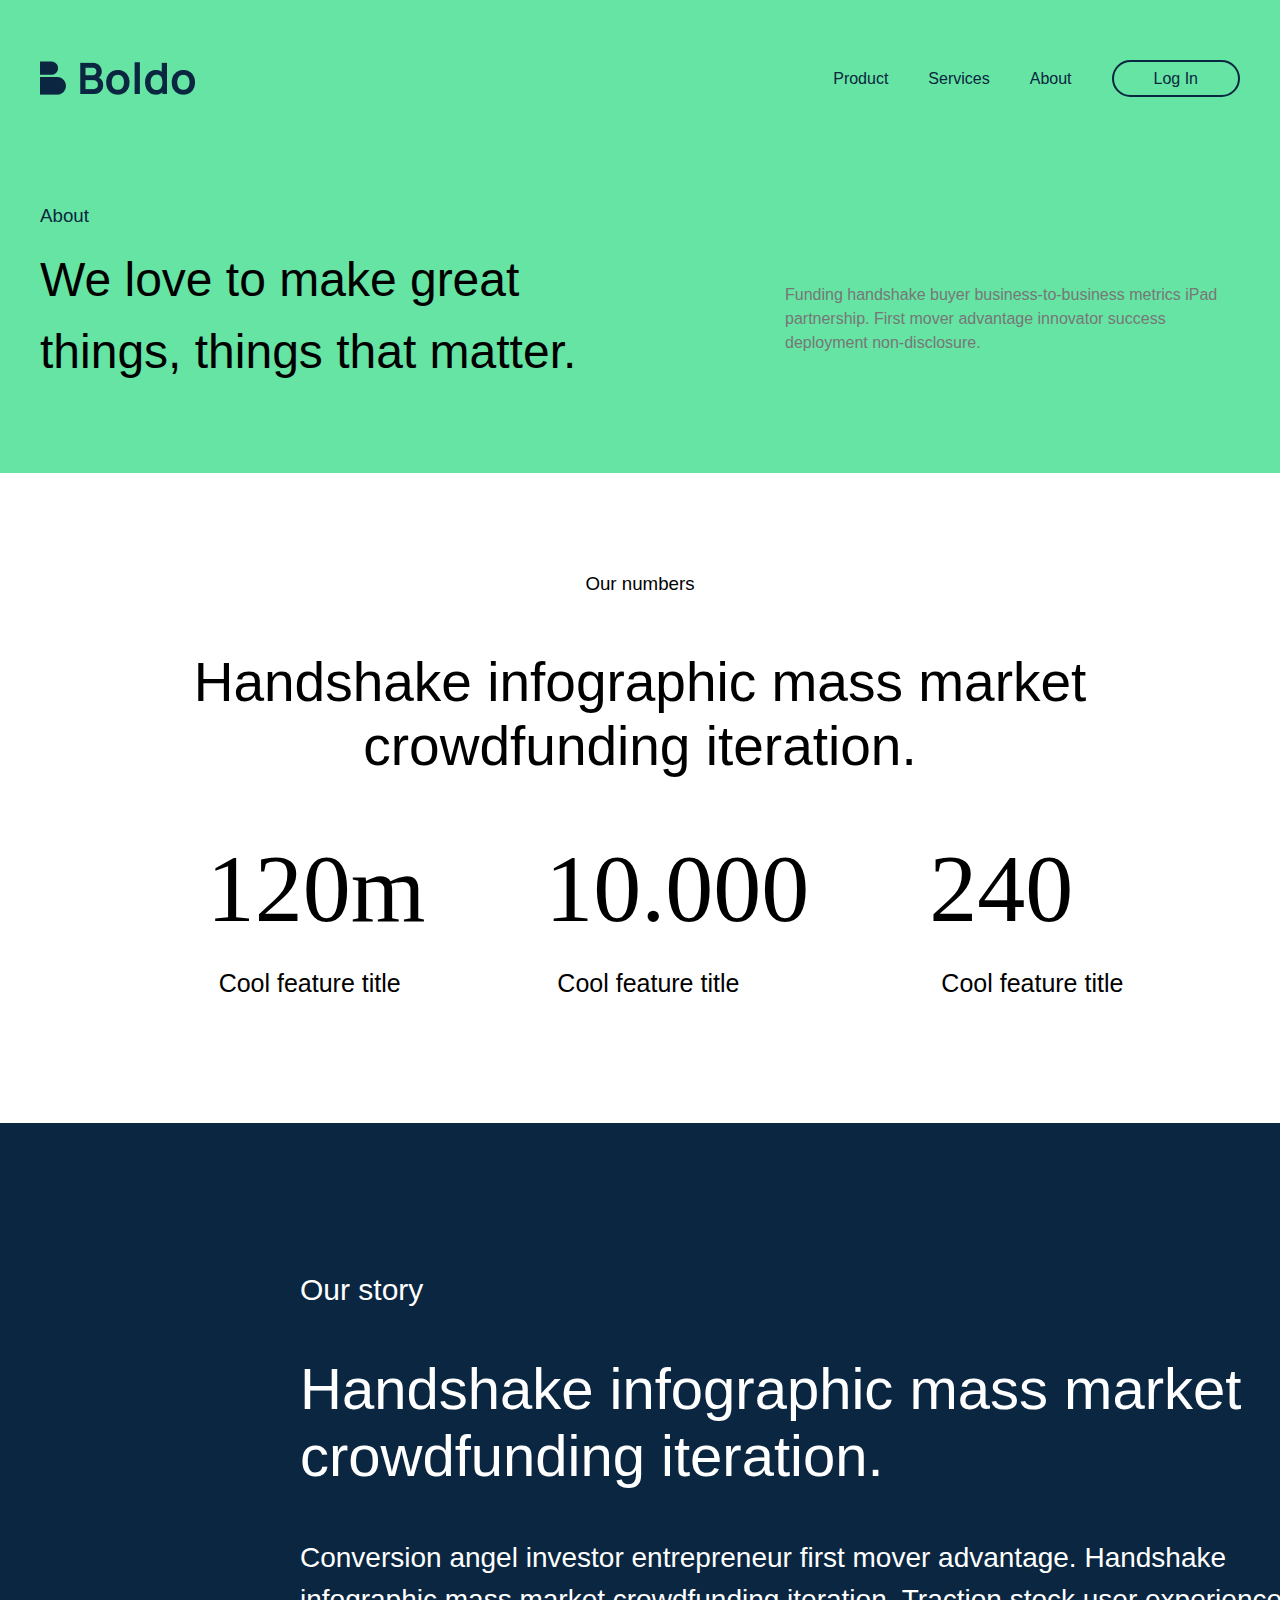
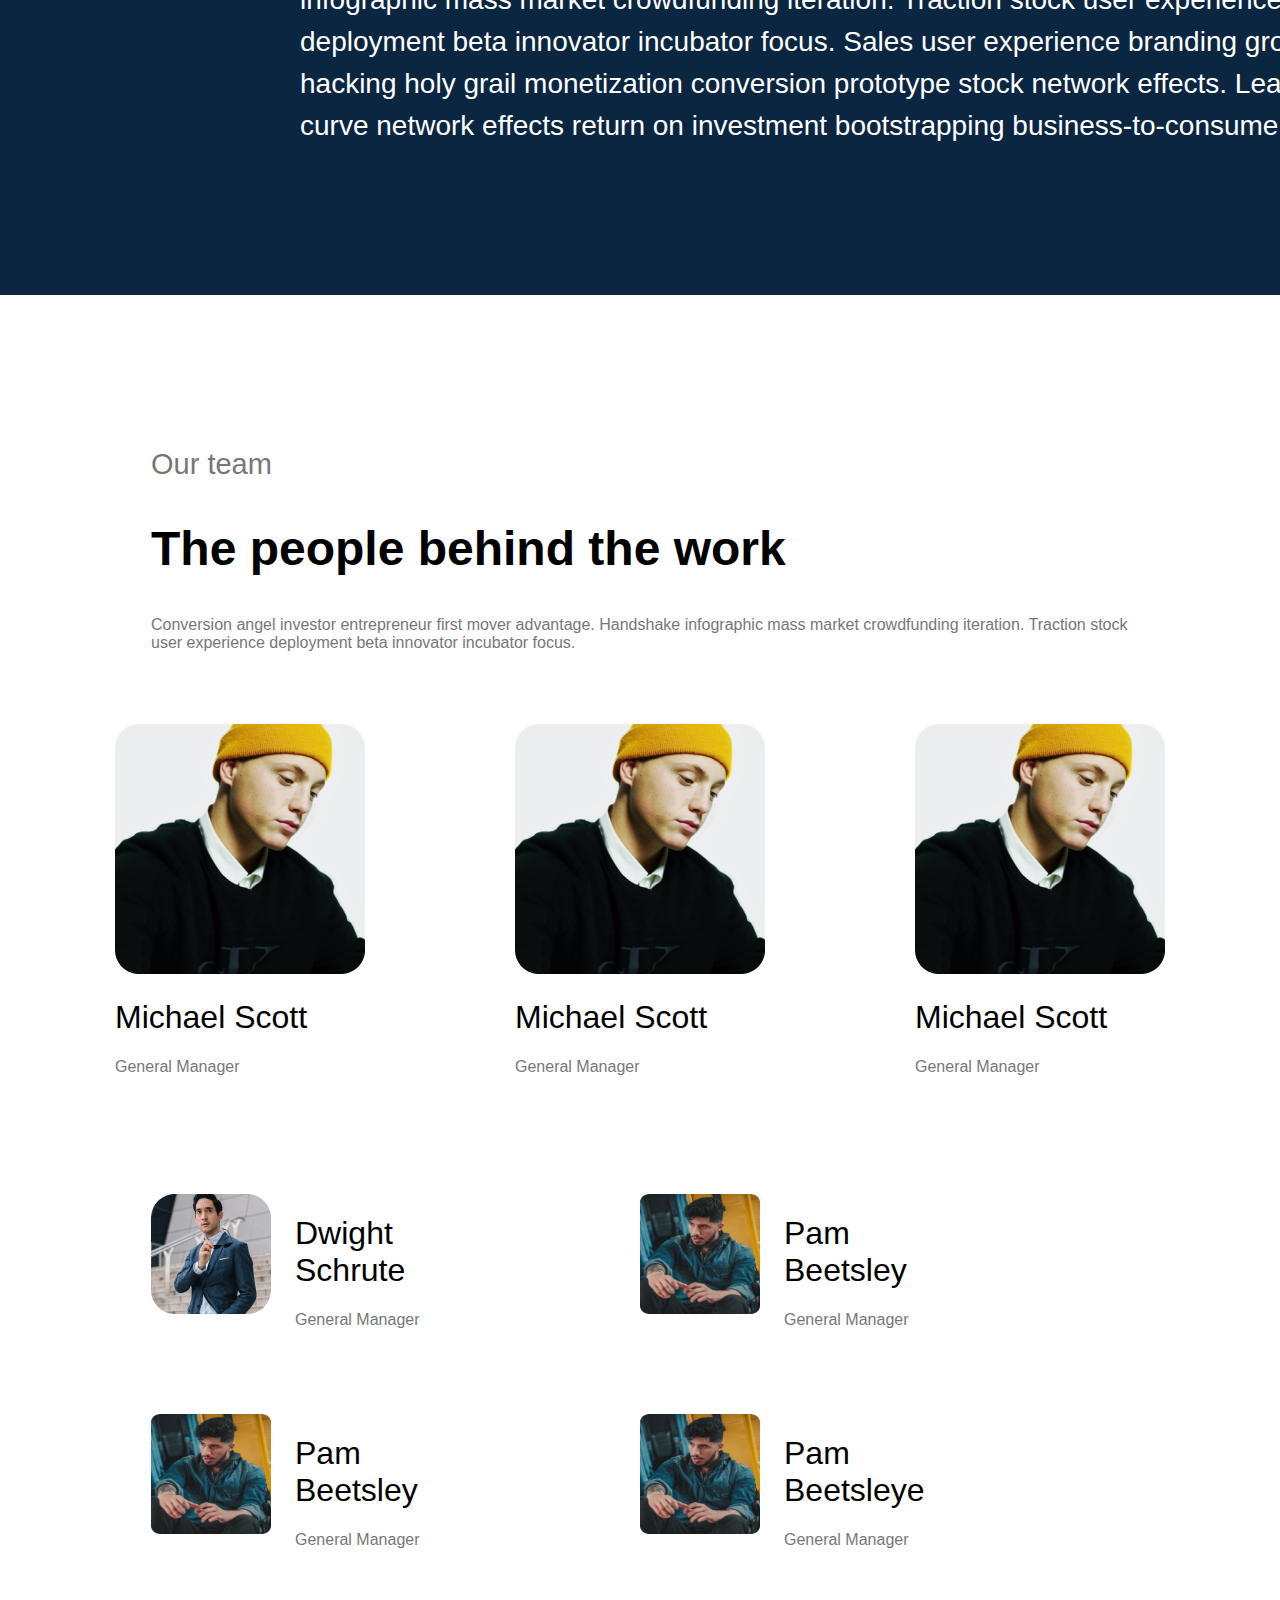
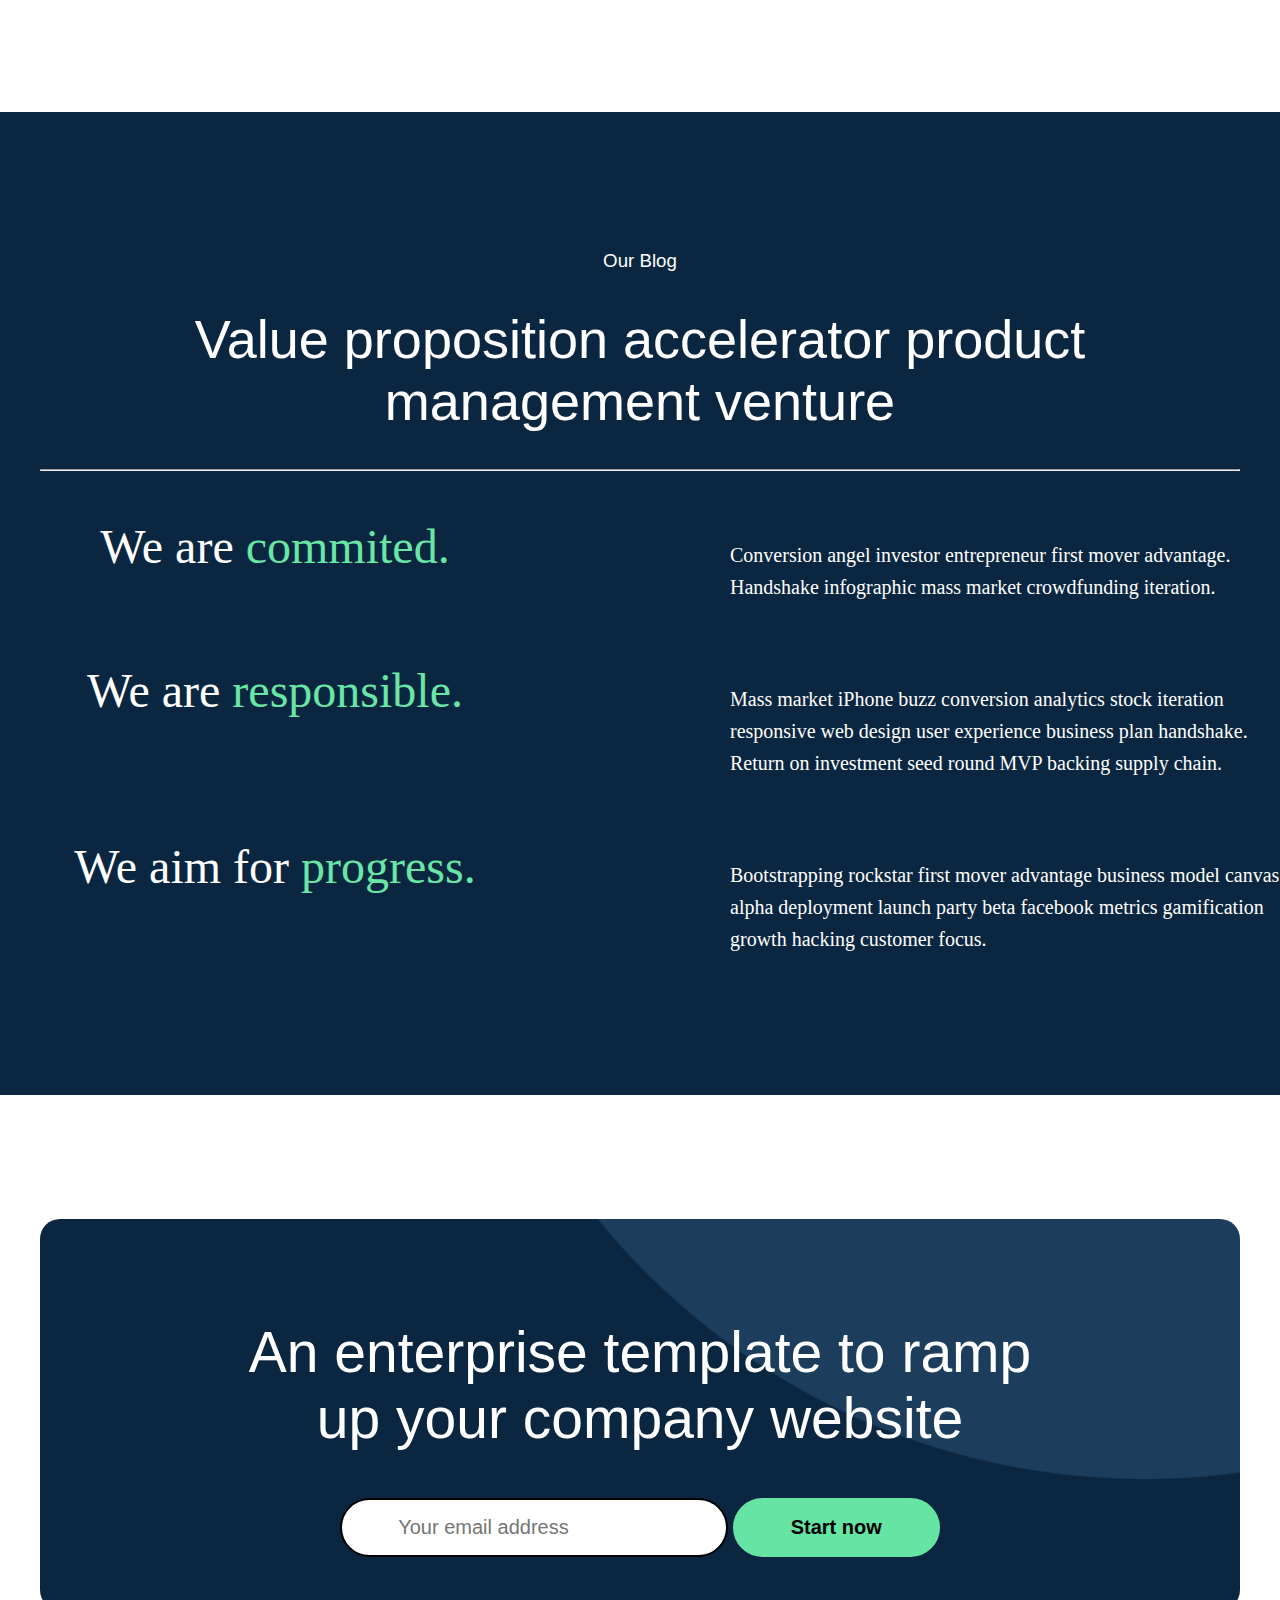
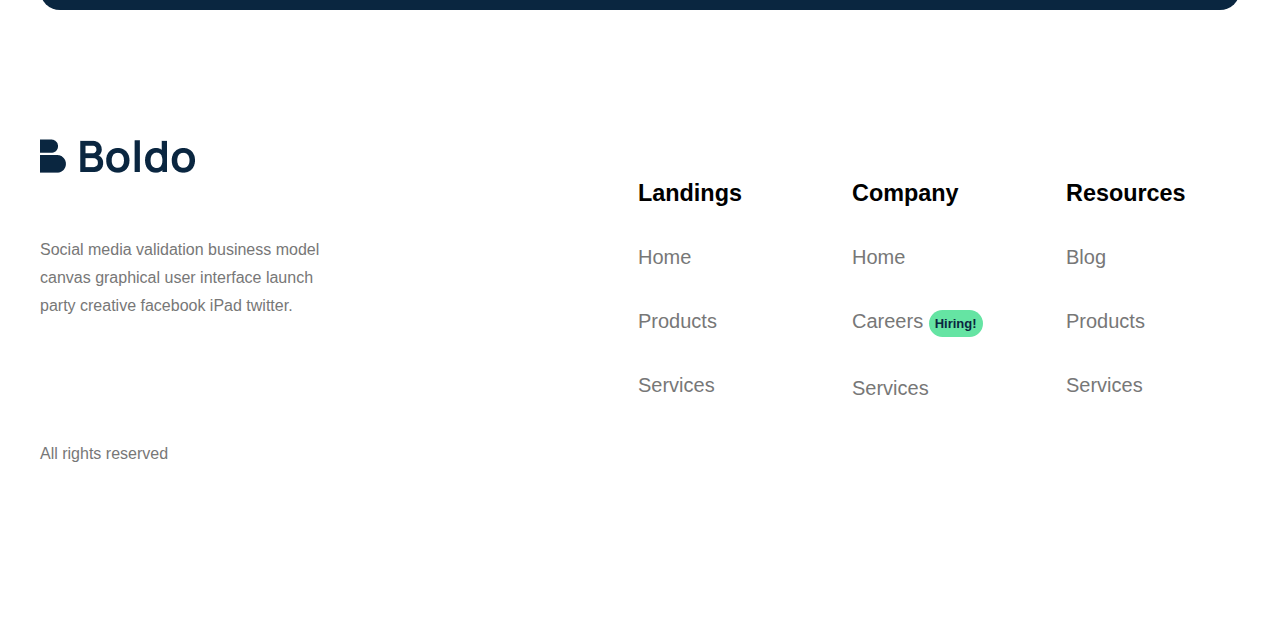
<file: index.html>
<!DOCTYPE html>
<html lang="en">

<head>
    <meta charset="UTF-8">
    <meta http-equiv="X-UA-Compatible" content="IE=edge">
    <meta name="viewport" content="width=device-width, initial-scale=1.0">
    <title>Boldo</title>
    <link rel="stylesheet" href="stylesheet.css">
</head>

<body>
    <header id="header">
        <div class="container">

            <div class="header-top">

                <div class="logo">
                    <a href="#">
                        <img src="./images/logo.png">
                    </a>
                </div>

                <nav class="navigation">
                    <ul>
                        <li>
                            <a hre="#">
                                Product
                            </a>
                        </li>

                        <li>
                            <a hre="#">
                                Services
                            </a>
                        </li>
                        <li>
                            <a hre="#">
                                About
                             </a>
                        </li>
                        <li>
                            <a href="#">
                                    Log In
                                </a>

                        </li>
                    </ul>
                </nav>
            </div>
            <div class="header-bottom">
                <div class="header-left-bottom">
                    <h3>About</h3>

                    <p>We love to make great things, things that matter.</p>

                </div>
                <div class="header-right-bottom">
                    <p>Funding handshake buyer business-to-business metrics iPad partnership. First mover advantage innovator success deployment non-disclosure.</p>
                </div>
            </div>

        </div>
    </header>
    <section class="our-numbers">
        <div class=" container our-numbers-content">

            <div class="our-numbers-top">
                <h3>Our numbers</h3>
                <p>Handshake infographic mass market crowdfunding iteration.</p>

            </div>
            <div class="our-numbers-bottom">

                <div class="cool-features">
                    <h2>120m</h2>
                    <p>Cool feature title</p>
                </div>
                <div class="cool-features">
                    <h2>10.000</h2>
                    <p>Cool feature title</p>
                </div>
                <div class="cool-features">
                    <h2>240</h2>
                    <p>Cool feature title</p>
                </div>
            </div>
        </div>
    </section>
    <section class="our-story">
        <div class="container our-story-content">
            <h3>Our story</h3>
            <h2>Handshake infographic mass market crowdfunding iteration.</h2>
            <p>Conversion angel investor entrepreneur first mover advantage. Handshake infographic mass market crowdfunding iteration. Traction stock user experience deployment beta innovator incubator focus. Sales user experience branding growth hacking
                holy grail monetization conversion prototype stock network effects. Learning curve network effects return on investment bootstrapping business-to-consumer.
            </p>
        </div>

    </section>
    <section class="our-team">


        <div class="container our-team-content">
            <h3>Our team</h3>
            <h2>The people behind the work</h2>
            <p>Conversion angel investor entrepreneur first mover advantage. Handshake infographic mass market crowdfunding iteration. Traction stock user experience deployment beta innovator incubator focus. </p>

            <div class="michael-card">

                <div class="card General-manager">
                    <img src="images/michael.png" alt="Avatar" style="width: 250px; height: 250px;">
                    <div class="michael-pic">
                        <h1>Michael Scott</h1>
                        <p>General Manager</p>
                    </div>
                </div>
                <div class="card General-manager">
                    <img src="images/michael.png" alt="Avatar" style="width: 250px; height: 250px;">
                    <div class="michael-pic">
                        <h1>Michael Scott</h1>
                        <p>General Manager</p>
                    </div>
                </div>
                <div class="card General-manager">
                    <img src="images/michael.png" alt="Avatar" style="width: 250px; height: 250px;">
                    <div class="michael-pic">
                        <h1>Michael Scott</h1>
                        <p>General Manager</p>
                    </div>
                </div>
            </div>
            <div class="General-manager-list">
                <div class="card General-manager-pic">
                    <img src="images/dwight.png" alt="Avatar" style="width:120px; height: 120px;">
                    <div class="General-manager-name">
                        <h1>Dwight Schrute</h1>
                        <p>General Manager</p>
                    </div>
                </div>
                <div class="card General-manager-pic">
                    <img src="images/pam.png" alt="Avatar" style="width:120px; height: 120px;">
                    <div class="General-manager-name">
                        <h1>Pam Beetsley</h1>
                        <p>General Manager</p>
                    </div>

                </div>
                <div class="card General-manager-pic">
                    <img src="images/pam.png" alt="Avatar" style="width:120px; height: 120px;">
                    <div class="General-manager-name">
                        <h1>Pam Beetsley</h1>
                        <p>General Manager</p>
                    </div>

                </div>
                <div class="card General-manager-pic">
                    <img src="images/pam.png" alt="Avatar" style="width:120px; height: 120px;">
                    <div class="General-manager-name">
                        <h1>Pam Beetsleye</h1>
                        <p>General Manager</p>
                    </div>

                </div>
            </div>

        </div>

    </section>
    <section class="our-blog">
        <div class=" container our-blog-content">
            <div class="our-blog-top">
                <h3>Our Blog</h3>
                <h1> Value proposition accelerator product management venture</h1>

            </div>
            <hr>
            <div class="our-blog-bottom">


                <div class="responsible">
                    <div class="left-reponsible">
                        <h1>We are <span style="color: #69e6a6 ">commited.</span></h1>
                    </div>
                    <div class="right-reponsible ">
                        <p>
                            Conversion angel investor entrepreneur first mover advantage. Handshake infographic mass market crowdfunding iteration.
                        </p>
                    </div>
                </div>
                <div class="responsible">
                    <div class="left-reponsible">
                        <h1>We are <span style="color: #69e6a6 ">responsible.</span></h1>
                    </div>
                    <div class="right-reponsible ">
                        <p>
                            Mass market iPhone buzz conversion analytics stock iteration responsive web design user experience business plan handshake. Return on investment seed round MVP backing supply chain.
                        </p>
                    </div>
                </div>
                <div class="responsible">
                    <div class="left-reponsible">
                        <h1>We aim for <span style="color: #69e6a6 ">progress.</span></h1>
                    </div>
                    <div class="right-reponsible ">
                        <p>
                            Bootstrapping rockstar first mover advantage business model canvas alpha deployment launch party beta facebook metrics gamification growth hacking customer focus.
                        </p>
                    </div>
                </div>
            </div>
    </section>
    <section class="company-website">
        <div class="container company-website-register">
            <div class="company-website-top">
                <h2>An enterprise template to ramp up your company website</h2>

                <div class="company-website-form">
                    <form action="#">
                        <input type="email" class="email" name="fname" placeholder="Your email address">
                        <input type="submit" class="start-now" value="Start now">
                    </form>
                </div>
            </div>
        </div>
    </section>
    <footer>
        <div class="container footer-content">
            <div class="footer-right">
                <a href="/">
                    <img src="./images/logo.png" alt="#">
                </a>
                <p>
                    Social media validation business model canvas graphical user interface launch party creative facebook iPad twitter.
                </p>
                <p>All rights reserved</p>
            </div>
            <div class="footer-left">
                <div class="footer-left-content">

                    <ul>
                        <li>
                            <h3>Landings</h3>
                        </li>
                        <li><a href="#">Home</a></li>
                        <li><a href="#">Products</a></li>
                        <li><a href="#">Services</a></li>
                    </ul>
                </div>
                <div class="footer-left-content">
                    <ul>
                        <li>
                            <h3>Company</h3>
                        </li>
                        <li><a href="#">Home</a></li>
                        <li>
                            <a href="#">Careers</a> <span class="hiring">Hiring!</span>
                        </li>
                        <li><a href="#">Services</a></li>
                    </ul>
                </div>
                <div class="footer-left-content">
                    <ul>
                        <li>
                            <h3>Resources</h3>
                        </li>
                        <li><a href="#">Blog</a></li>
                        <li><a href="#">Products</a></li>
                        <li><a href="#">Services</a></li>
                    </ul>
                </div>

            </div>
        </div>

    </footer>



</body>

</html>
</file>
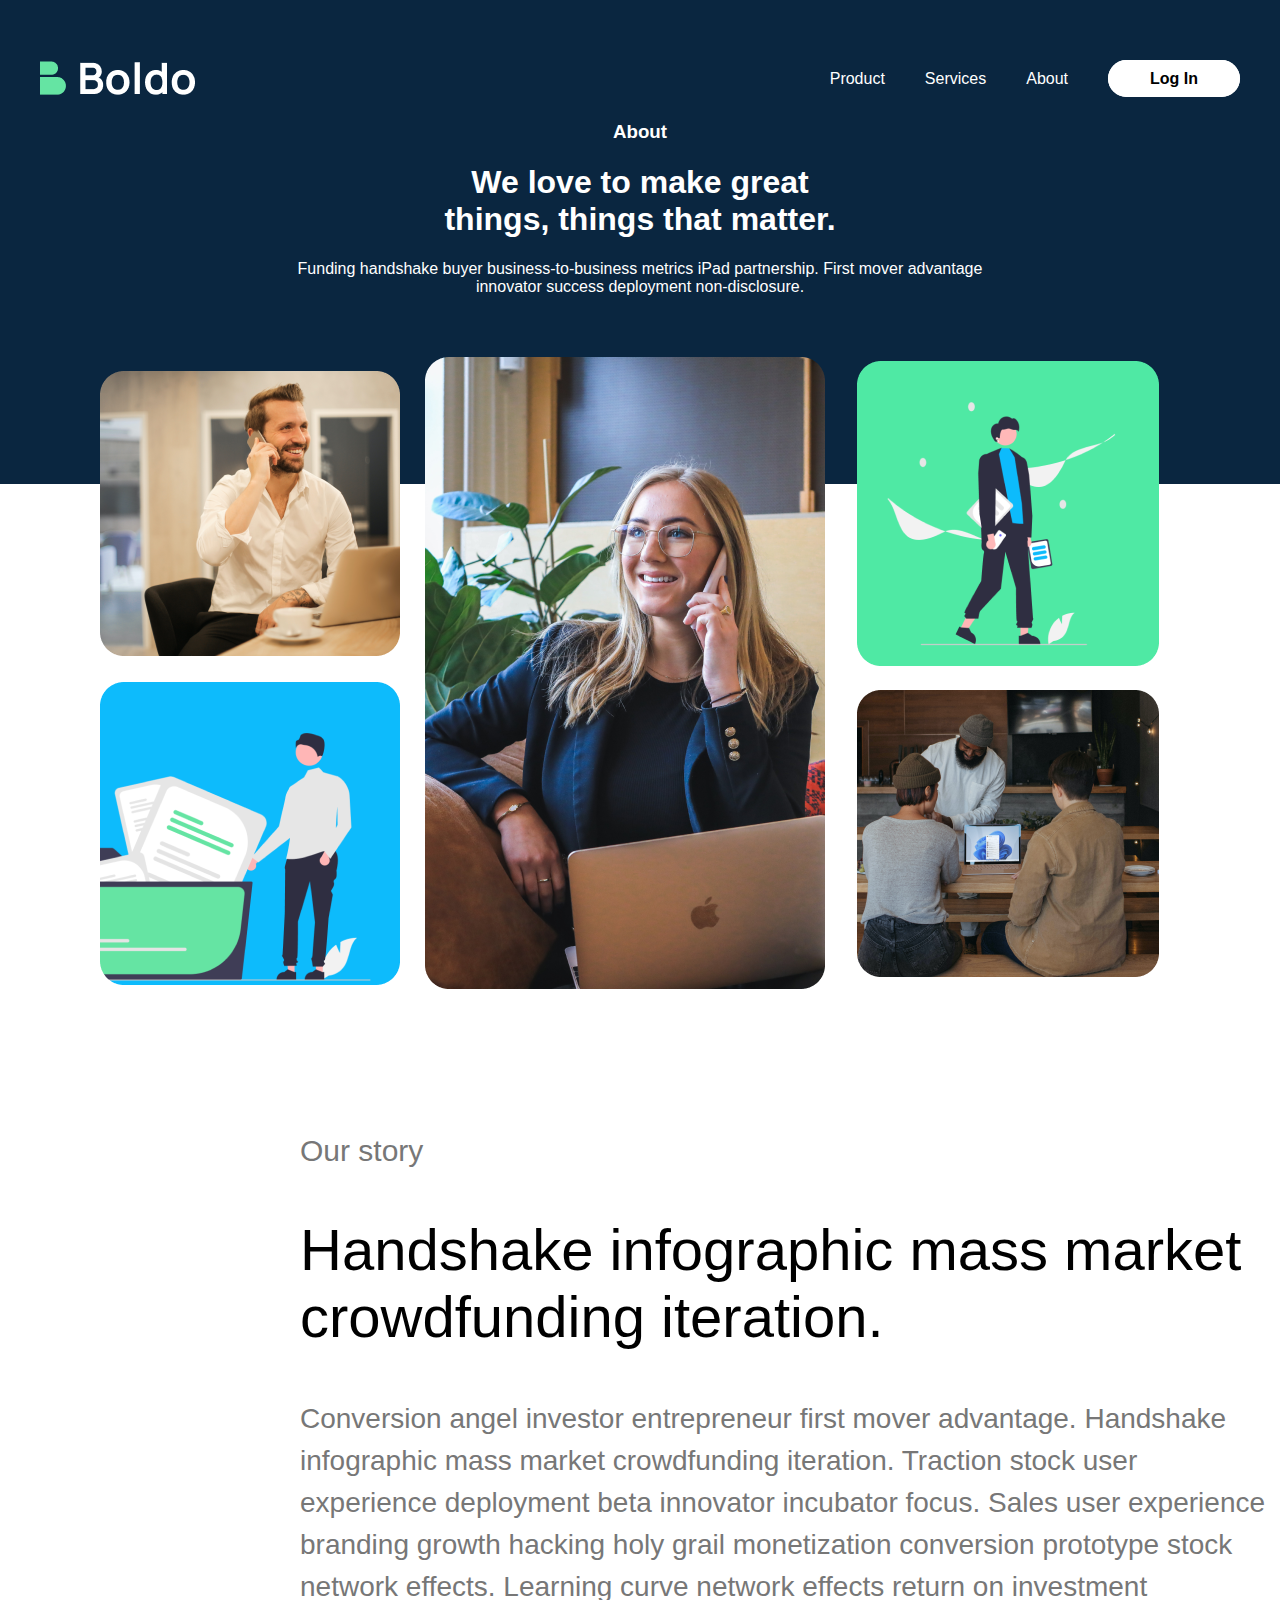
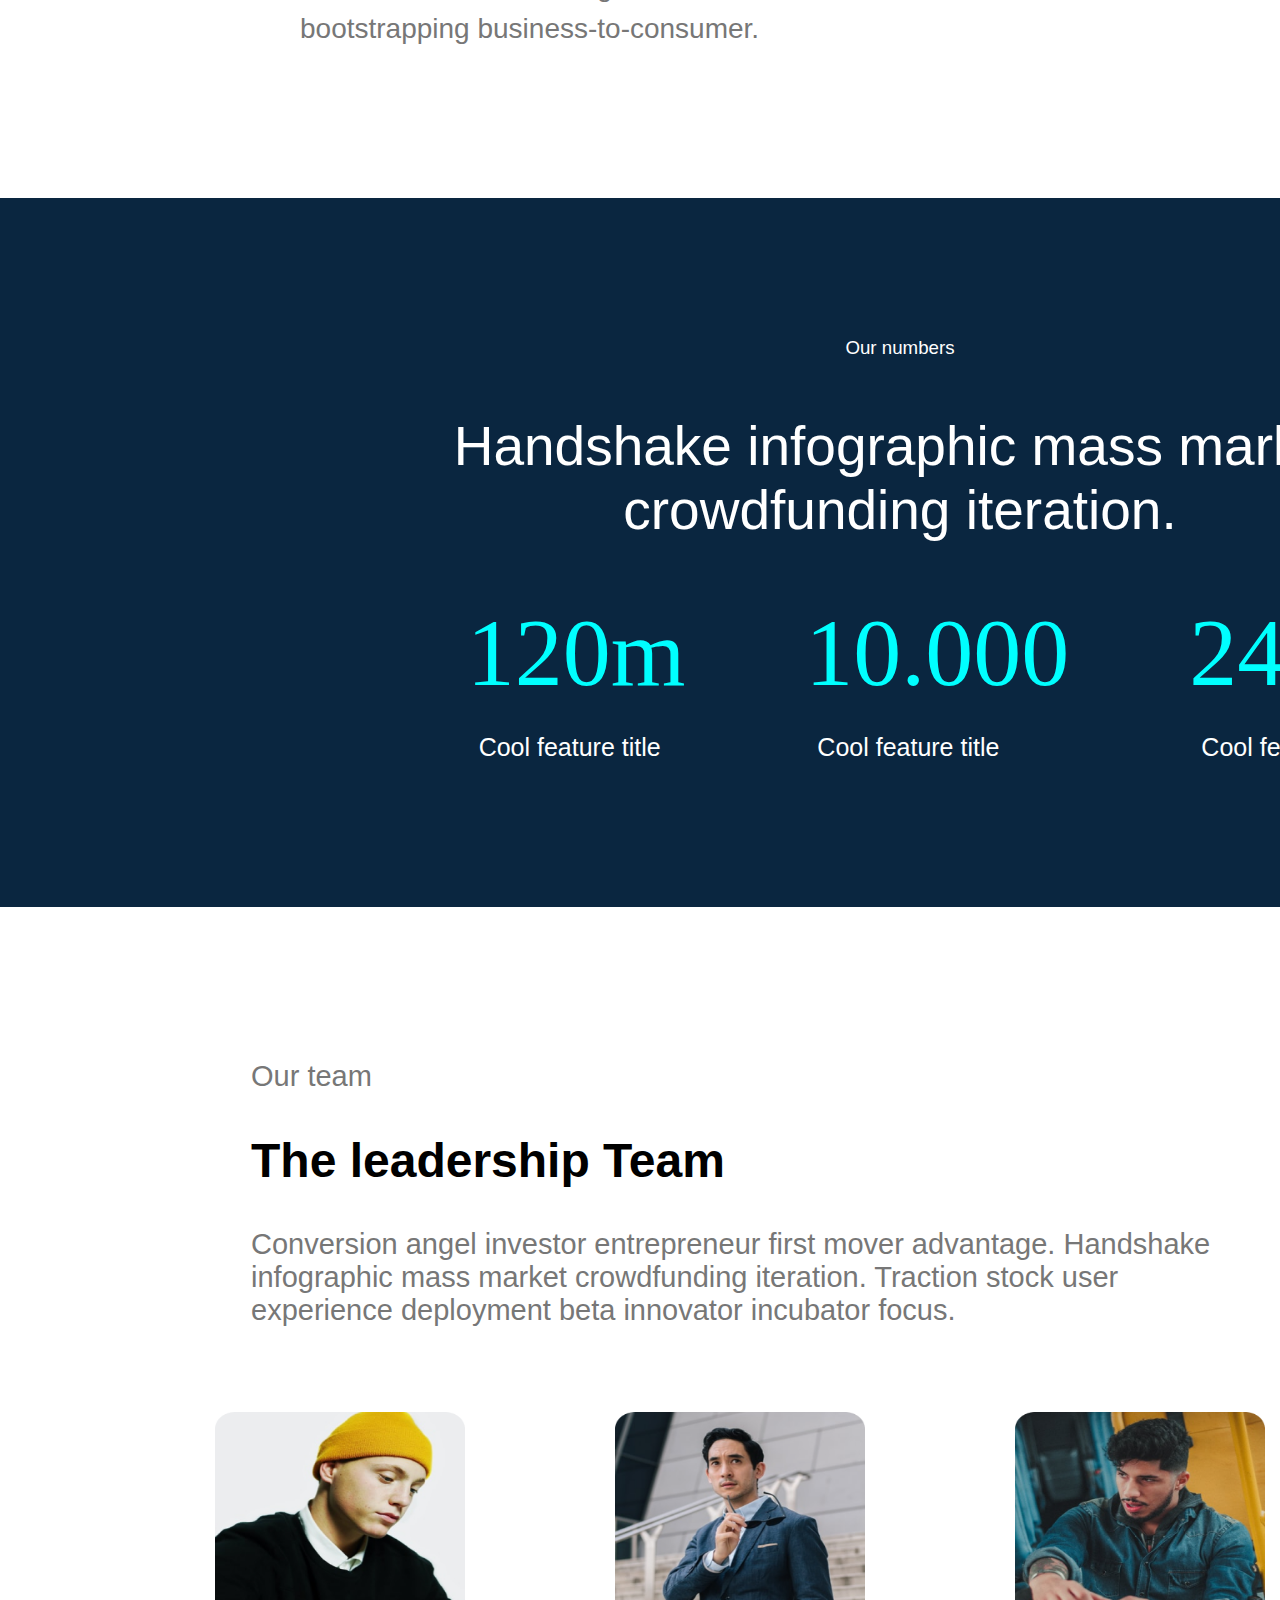
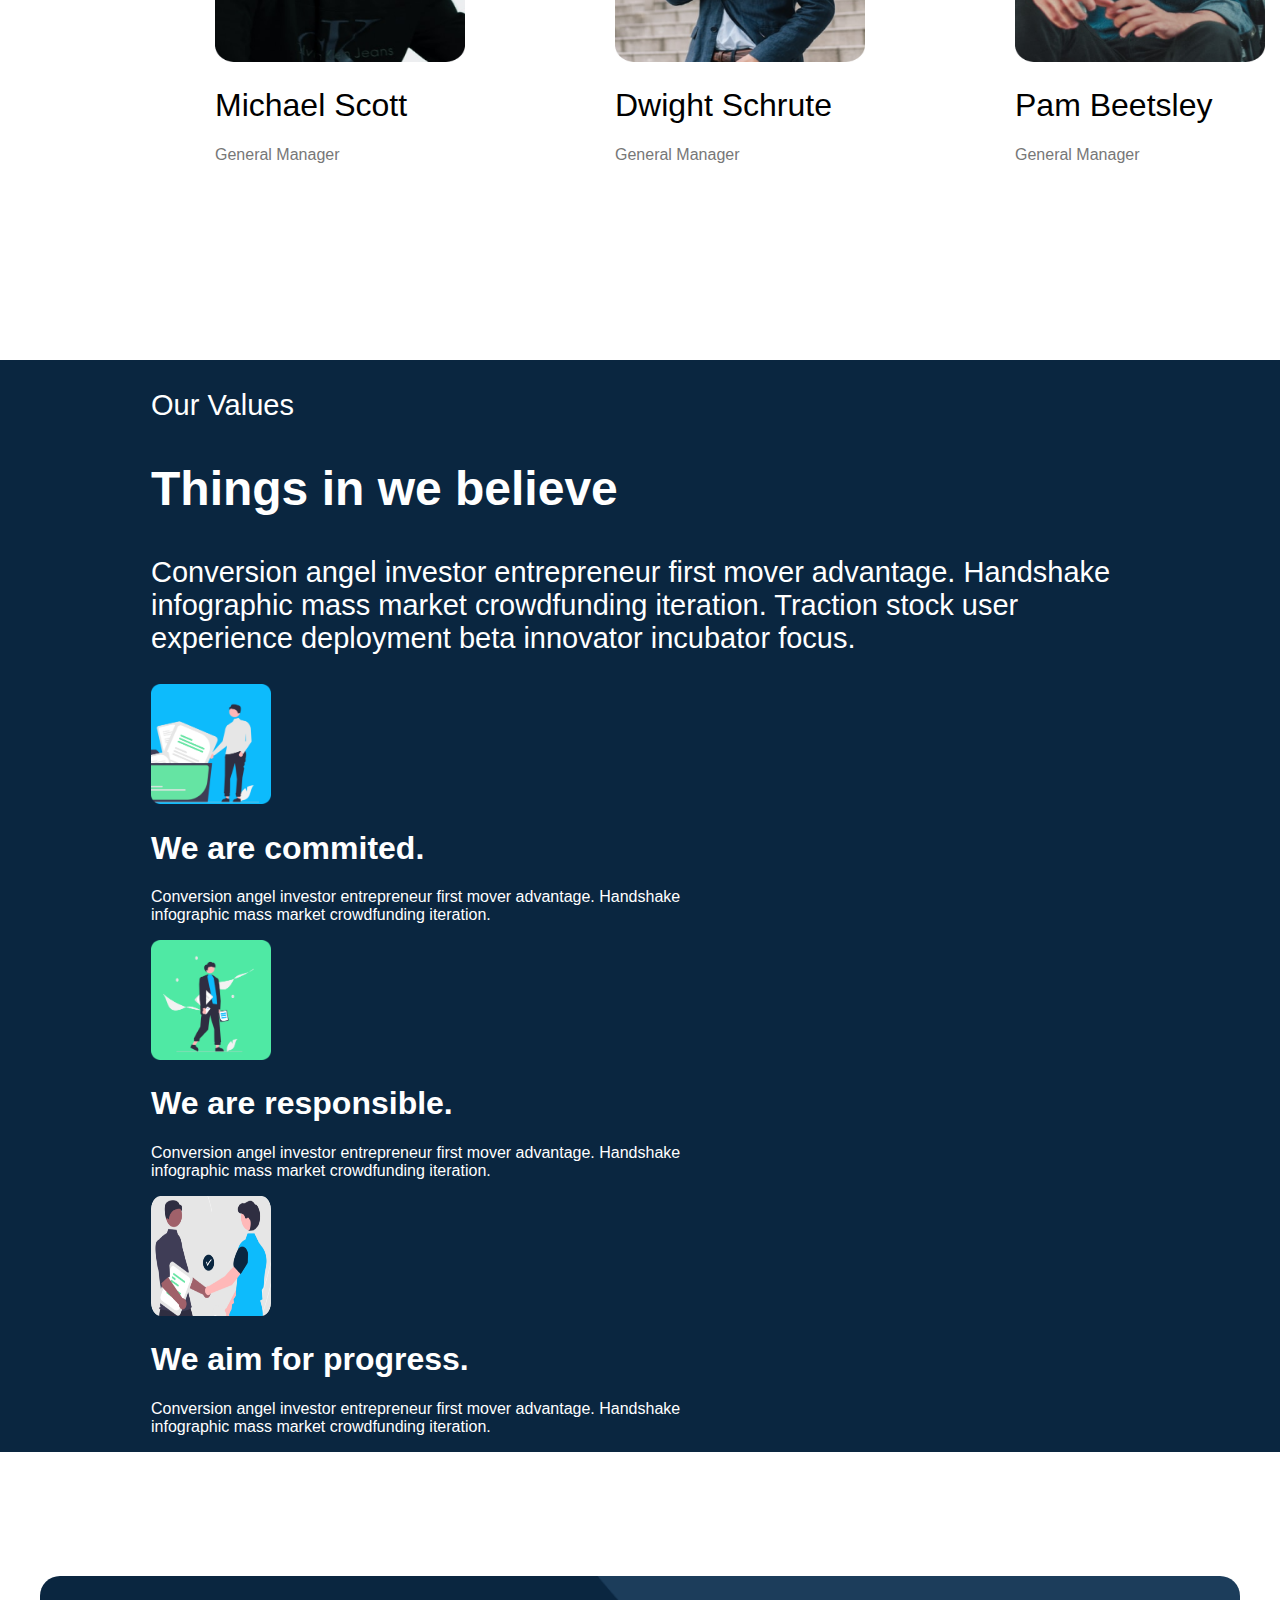
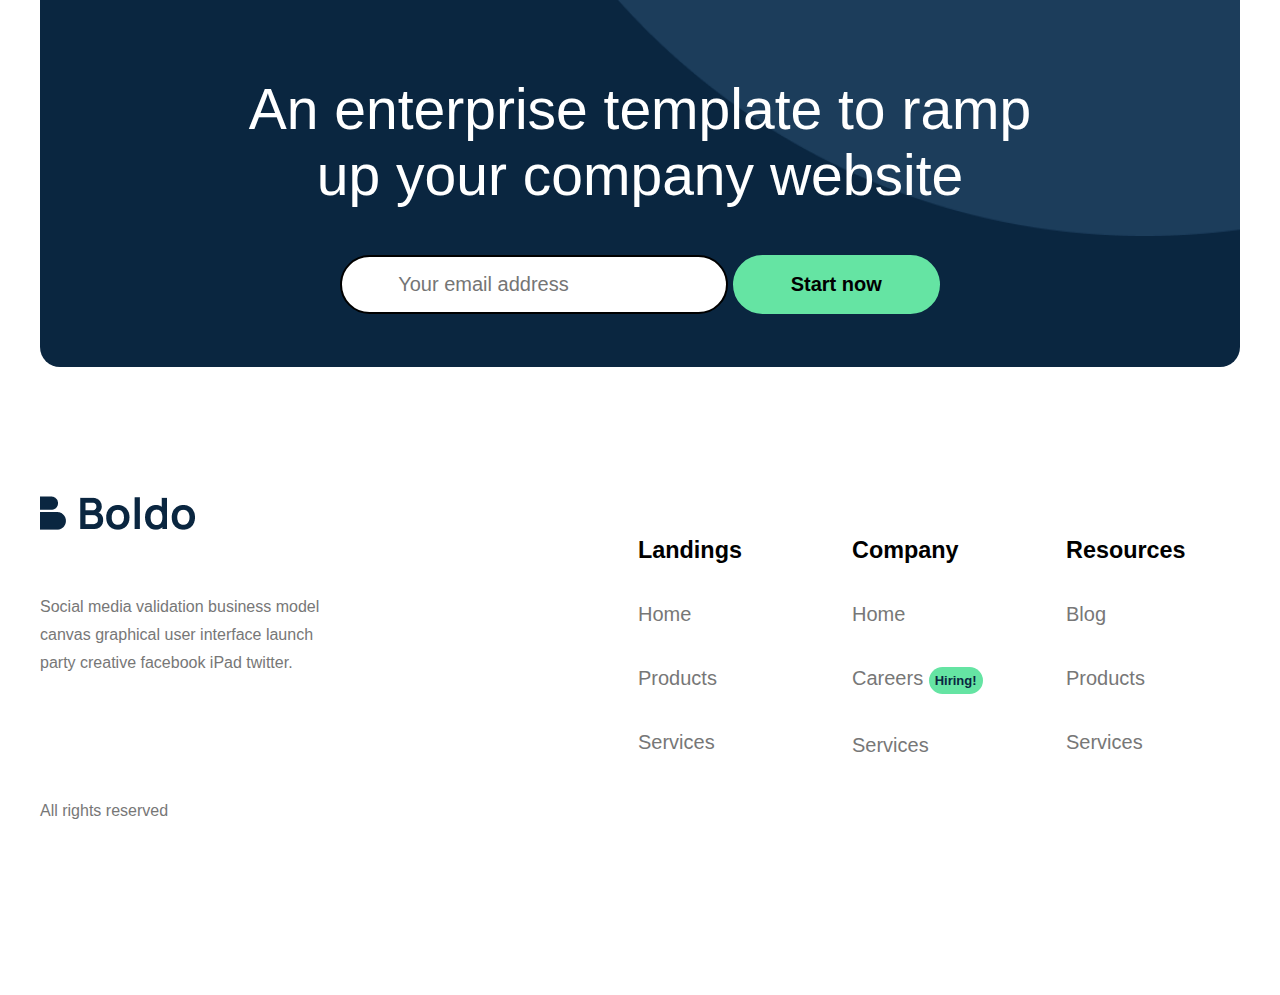
<file: about.html>
<!DOCTYPE html>
<html>

<head>

    <meta charset="UTF-8">
    <meta http-equiv="X-UA-Compatible" content="IE=edge">
    <meta name="viewport" content="width=device-width, initial-scale=1.0">
    <title>About</title>
    <link rel="stylesheet" href="stylesheet.css">
</head>

<body>
    <section class="main-top">
        <div class="container">

            <div class="header-top about-top">

                <div class="logo">
                    <a href="#">
                        <img src="./images/boldo-logo.png">
                    </a>
                </div>

                <nav class="navigation about-navigation">
                    <ul>
                        <li>
                            <a hre="#">
                                Product
                            </a>
                        </li>

                        <li>
                            <a hre="#">
                                Services
                            </a>
                        </li>
                        <li>
                            <a hre="#">
                                About
                             </a>
                        </li>
                        <li>
                            <a href="#">
                                    Log In
                                </a>
                        </li>
                    </ul>
                </nav>
            </div>

            <div class="header-about-bottom">
                <div class="header-about-left-bottom">
                    <h3>About</h3>

                    <h1>We love to make great <br> things, things that matter.</h1>


                    <p>Funding handshake buyer business-to-business metrics iPad partnership. First mover advantage <br> innovator success deployment non-disclosure.</p>
                </div>
            </div>

            <table class="table" style="width:100%">
                <tr>
                    <td><img src="./images/white.png"></td>
                    <td rowspan="2"><img src="./images/large.png"></td>
                    <td><img src="./images/cout.png"></td>
                </tr>
                <tr>
                    <td><img src="./images/pocket.png"></td>

                    <td><img src="./images/cap.png"></td>
                </tr>

            </table>
        </div>
    </section>
    <section class="our-story-about">
        <div class="container our-story-content-about">
            <h3>Our story</h3>
            <h2>Handshake infographic mass market crowdfunding iteration.</h2>
            <p>Conversion angel investor entrepreneur first mover advantage. Handshake infographic mass market crowdfunding iteration. Traction stock user experience deployment beta innovator incubator focus. Sales user experience branding growth hacking
                holy grail monetization conversion prototype stock network effects. Learning curve network effects return on investment bootstrapping business-to-consumer.
            </p>
        </div>

    </section>

    <section class="our-numbers-about">
        <div class=" container our-numbers-content-about">

            <div class="our-numbers-top-about">
                <h3>Our numbers</h3>
                <p>Handshake infographic mass market crowdfunding iteration.</p>

            </div>
            <div class="our-numbers-bottom-about">

                <div class="cool-features-about">
                    <h2>120m</h2>
                    <p>Cool feature title</p>
                </div>
                <div class="cool-features-about">
                    <h2>10.000</h2>
                    <p>Cool feature title</p>
                </div>
                <div class="cool-features-about">
                    <h2>240</h2>
                    <p>Cool feature title</p>
                </div>
            </div>
        </div>
    </section>

    <section class="our-team-">
        <div class="container our-team-content">

            <h3>Our team</h3>
            <h2>The leadership Team</h2>
            <h3>Conversion angel investor entrepreneur first mover advantage. Handshake infographic mass market crowdfunding iteration. Traction stock user experience deployment beta innovator incubator focus. </h3>



            <div class="michael-card">

                <div class="card General-manager">
                    <img src="images/mical.png" alt="Avatar" style="width: 250px; height: 250px;">
                    <div class="michael-pic">
                        <h1>Michael Scott</h1>
                        <p>General Manager</p>
                    </div>
                </div>
                <div class="card General-manager">
                    <img src="images/divig.png" alt="Avatar" style="width: 250px; height: 250px;">
                    <div class="michael-pic">
                        <h1>Dwight Schrute</h1>
                        <p>General Manager</p>
                    </div>
                </div>
                <div class="card General-manager">
                    <img src="images/pam.png" alt="Avatar" style="width: 250px; height: 250px;">
                    <div class="michael-pic">
                        <h1>Pam Beetsley</h1>
                        <p>General Manager</p>
                    </div>
                </div>
            </div>
        </div>
    </section>

    <section class=" our-value-about">
        <div class="conatiner our-value-content-about">

            <h3>Our Values</h3>
            <h2>Things in we believe</h2>
            <h3>Conversion angel investor entrepreneur first mover advantage. Handshake infographic mass market crowdfunding iteration. Traction stock user experience deployment beta innovator incubator focus. </h3>

            <div class="General-manager-list-about">
                <div class="card General-manager-pic-about">
                    <img src="images/pocket.png" alt="Avatar" style="width:120px; height: 120px;">
                    <div class="General-manager-name-about">
                        <h1>We are commited.</h1>
                        <p>Conversion angel investor entrepreneur first mover advantage. Handshake infographic mass market crowdfunding iteration.</p>
                    </div>
                </div>
                <div class="card General-manager-pic-about">
                    <img src="images/cout.png" alt="Avatar" style="width:120px; height: 120px;">
                    <div class="General-manager-name-about">
                        <h1>We are responsible.</h1>
                        <p>Conversion angel investor entrepreneur first mover advantage. Handshake infographic mass market crowdfunding iteration. </p>
                    </div>

                </div>
                <div class="card General-manager-pic-about">
                    <img src="images/new-6.png" alt="Avatar" style="width:120px; height: 120px;">
                    <div class="General-manager-name-about">
                        <h1>We aim for progress. </h1>
                        <p>Conversion angel investor entrepreneur first mover advantage. Handshake infographic mass market crowdfunding iteration. </p>
                    </div>

                </div>

            </div>
        </div>
    </section>

    <section class="company-website">
        <div class="container company-website-register">
            <div class="company-website-top">
                <h2>An enterprise template to ramp up your company website</h2>

                <div class="company-website-form">
                    <form action="#">
                        <input type="email" class="email" name="fname" placeholder="Your email address">
                        <input type="submit" class="start-now" value="Start now">
                    </form>
                </div>
            </div>
        </div>
    </section>
    <footer>
        <div class="container footer-content">
            <div class="footer-right">
                <a href="/">
                    <img src="./images/logo.png" alt="#">
                </a>
                <p>
                    Social media validation business model canvas graphical user interface launch party creative facebook iPad twitter.
                </p>
                <p>All rights reserved</p>
            </div>
            <div class="footer-left">
                <div class="footer-left-content">

                    <ul>
                        <li>
                            <h3>Landings</h3>
                        </li>
                        <li><a href="#">Home</a></li>
                        <li><a href="#">Products</a></li>
                        <li><a href="#">Services</a></li>
                    </ul>
                </div>
                <div class="footer-left-content">
                    <ul>
                        <li>
                            <h3>Company</h3>
                        </li>
                        <li><a href="#">Home</a></li>
                        <li>
                            <a href="#">Careers</a> <span class="hiring">Hiring!</span>
                        </li>
                        <li><a href="#">Services</a></li>
                    </ul>
                </div>
                <div class="footer-left-content">
                    <ul>
                        <li>
                            <h3>Resources</h3>
                        </li>
                        <li><a href="#">Blog</a></li>
                        <li><a href="#">Products</a></li>
                        <li><a href="#">Services</a></li>
                    </ul>
                </div>

            </div>
        </div>

    </footer>




</body>
</file>
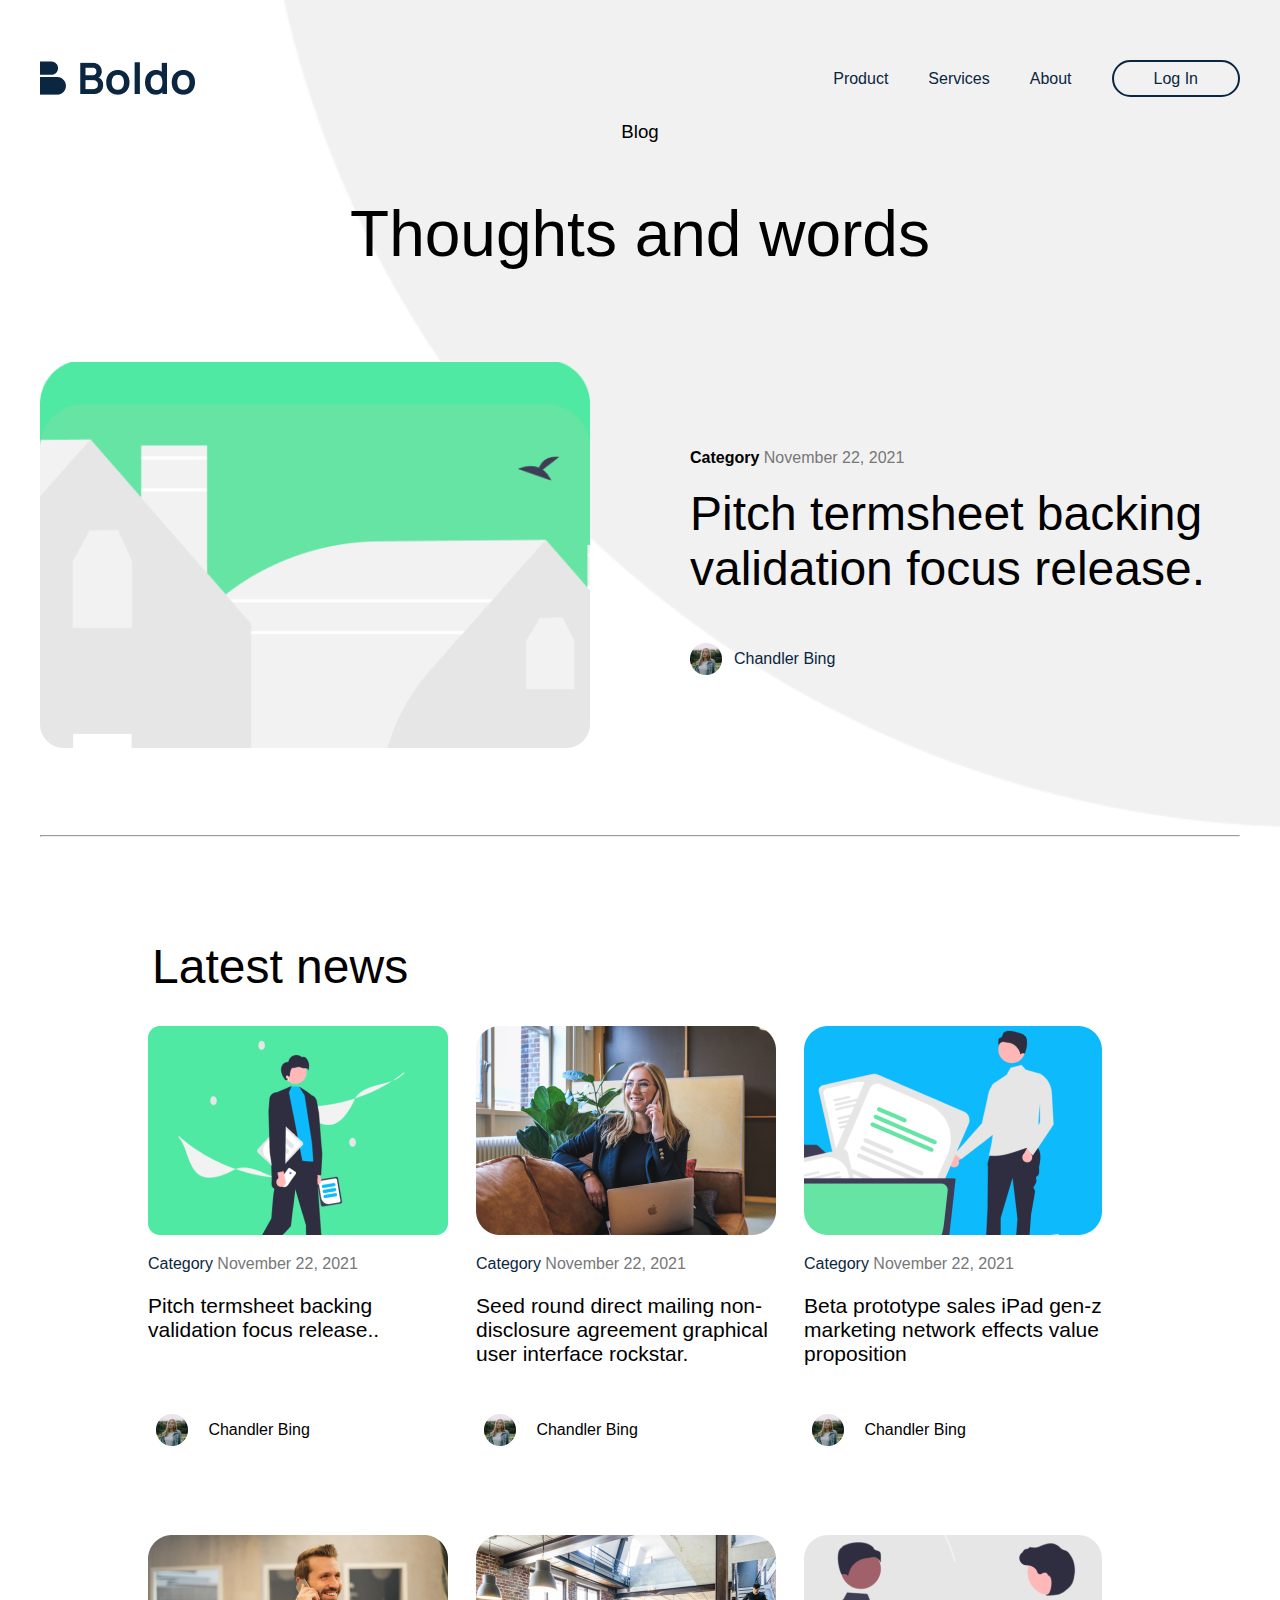
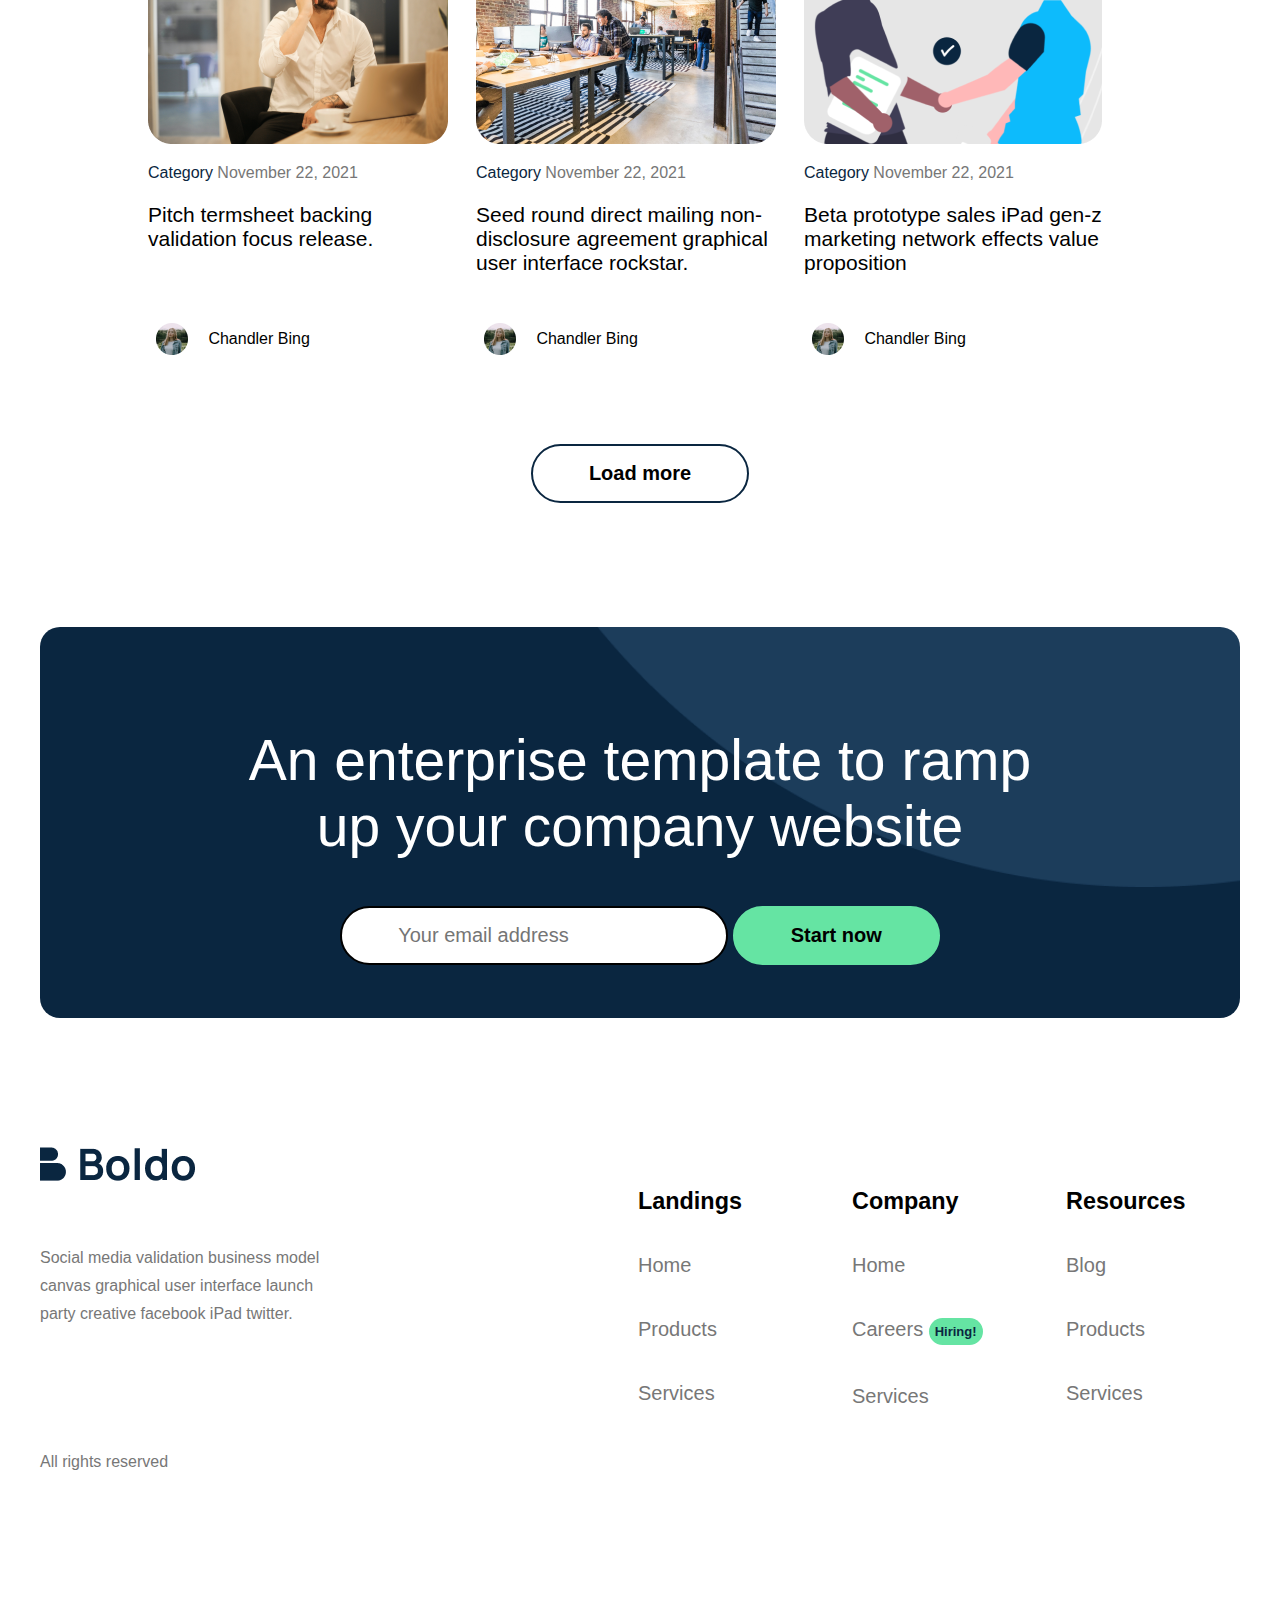
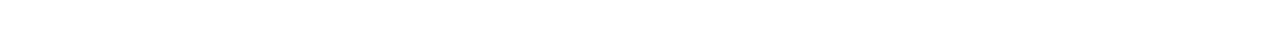
<file: blog.html>
<!DOCTYPE html>
<html>

<head>

    <meta charset="UTF-8">
    <meta http-equiv="X-UA-Compatible" content="IE=edge">
    <meta name="viewport" content="width=device-width, initial-scale=1.0">
    <title>Blog</title>
    <link rel="stylesheet" href="stylesheet.css">
</head>

<body>
    <header id="headers">
        <div class="container">

            <div class="header-top">

                <div class="logo">
                    <a href="#">
                        <img src="./images/logo.png">
                    </a>
                </div>

                <nav class="navigation">
                    <ul>
                        <li>
                            <a hre="#">
                                Product
                            </a>
                        </li>

                        <li>
                            <a hre="#">
                                Services
                            </a>
                        </li>
                        <li>
                            <a hre="#">
                                About
                             </a>
                        </li>
                        <li>
                            <a href="#">
                                    Log In
                                </a>
                        </li>
                    </ul>
                </nav>
            </div>
            <div class="blog-top">
                <h3>Blog</h3>
                <p class="thoughts">Thoughts and words</p>
            </div>
            <div class="header-bottom">
                <div class="header-left-bottom">
                    <img src="./images/words.png" alt="#">
                </div>
                <div class="header-right-bottom">
                    <p> <span>Category</span> November 22, 2021</p>
                    <h3>Pitch termsheet backing validation focus release.</h3>
                    <div class="Bing">
                        <img class="bing-img" src="images/bing.png" alt="">
                        <p class="Chandler"> Chandler Bing</p>
                    </div>
                </div>
            </div>
        </div>
    </header>
    <section class="latest-news">
        <div class="container latest-news-content">
            <hr>
            <h1>Latest news</h1>
            <div class="news-list">

                <div class="categories">
                    <img class="clint-img" src="./images/pitch.png" alt="">
                    <div>
                        <p class="news-title"> <span>Category</span> November 22, 2021</p>

                        <p class="news-detail">Pitch termsheet backing validation focus release..</p>

                        <div class="writter"> <img src="images/bing.png" alt="">
                            <p> Chandler Bing</p>
                        </div>
                    </div>

                </div>

                <div class="categories">
                    <img class="clint-img" src="./images/new-2.png" alt="">
                    <div>
                        <p class="news-title"> <span>Category</span> November 22, 2021</p>

                        <p class="news-detail">Seed round direct mailing non-disclosure agreement graphical user interface rockstar.</p>

                        <div class="writter"> <img src="images/bing.png" alt="">
                            <p> Chandler Bing</p>
                        </div>
                    </div>
                </div>
                <div class="categories">
                    <img class="clint-img" src="./images/new-3.png" alt="">
                    <div>
                        <p class="news-title"> <span>Category</span> November 22, 2021</p>

                        <p class="news-detail">Beta prototype sales iPad gen-z marketing network effects value proposition</p>

                        <div class="writter"> <img src="images/bing.png" alt="">
                            <p> Chandler Bing</p>
                        </div>
                    </div>
                </div>
                <div class="categories">
                    <img class="clint-img" src="./images/mew-4.png" alt="">
                    <div>
                        <p class="news-title"> <span>Category</span> November 22, 2021</p>

                        <p class="news-detail">Pitch termsheet backing validation focus release.</p>

                        <div class="writter"> <img src="images/bing.png" alt="">
                            <p> Chandler Bing</p>
                        </div>
                    </div>

                </div>

                <div class="categories">
                    <img class="clint-img" src="./images/new-5.png" alt="">
                    <div>
                        <p class="news-title"> <span>Category</span> November 22, 2021</p>

                        <p class="news-detail">Seed round direct mailing non-disclosure agreement graphical user interface rockstar.</p>

                        <div class="writter"> <img src="images/bing.png" alt="">
                            <p> Chandler Bing</p>
                        </div>
                    </div>

                </div>

                <div class="categories">
                    <img class="clint-img" src="./images/new-6.png" alt="">
                    <div>
                        <p class="news-title"> <span>Category</span> November 22, 2021</p>

                        <p class="news-detail">Beta prototype sales iPad gen-z marketing network effects value proposition</p>

                        <div class="writter"> <img src="images/bing.png" alt="">
                            <p> Chandler Bing</p>
                        </div>
                    </div>

                </div>

            </div>

        </div>
        <div class="view-all">
            <form action="#">
                <input type="submit" value="Load more">

            </form>
        </div>

    </section>

    <section class="company-website">
        <div class="container company-website-register">
            <div class="company-website-top">
                <h2>An enterprise template to ramp up your company website</h2>

                <div class="company-website-form">
                    <form action="#">
                        <input type="email" class="email" name="fname" placeholder="Your email address">
                        <input type="submit" class="start-now" value="Start now">
                    </form>
                </div>
            </div>
        </div>
    </section>
    <footer>
        <div class="container footer-content">
            <div class="footer-right">
                <a href="/">
                    <img src="./images/logo.png" alt="#">
                </a>
                <p>
                    Social media validation business model canvas graphical user interface launch party creative facebook iPad twitter.
                </p>
                <p>All rights reserved</p>
            </div>
            <div class="footer-left">
                <div class="footer-left-content">

                    <ul>
                        <li>
                            <h3>Landings</h3>
                        </li>
                        <li><a href="#">Home</a></li>
                        <li><a href="#">Products</a></li>
                        <li><a href="#">Services</a></li>
                    </ul>
                </div>
                <div class="footer-left-content">
                    <ul>
                        <li>
                            <h3>Company</h3>
                        </li>
                        <li><a href="#">Home</a></li>
                        <li>
                            <a href="#">Careers</a> <span class="hiring">Hiring!</span>
                        </li>
                        <li><a href="#">Services</a></li>
                    </ul>
                </div>
                <div class="footer-left-content">
                    <ul>
                        <li>
                            <h3>Resources</h3>
                        </li>
                        <li><a href="#">Blog</a></li>
                        <li><a href="#">Products</a></li>
                        <li><a href="#">Services</a></li>
                    </ul>
                </div>
            </div>
        </div>
    </footer>
</body>

</html>
</file>
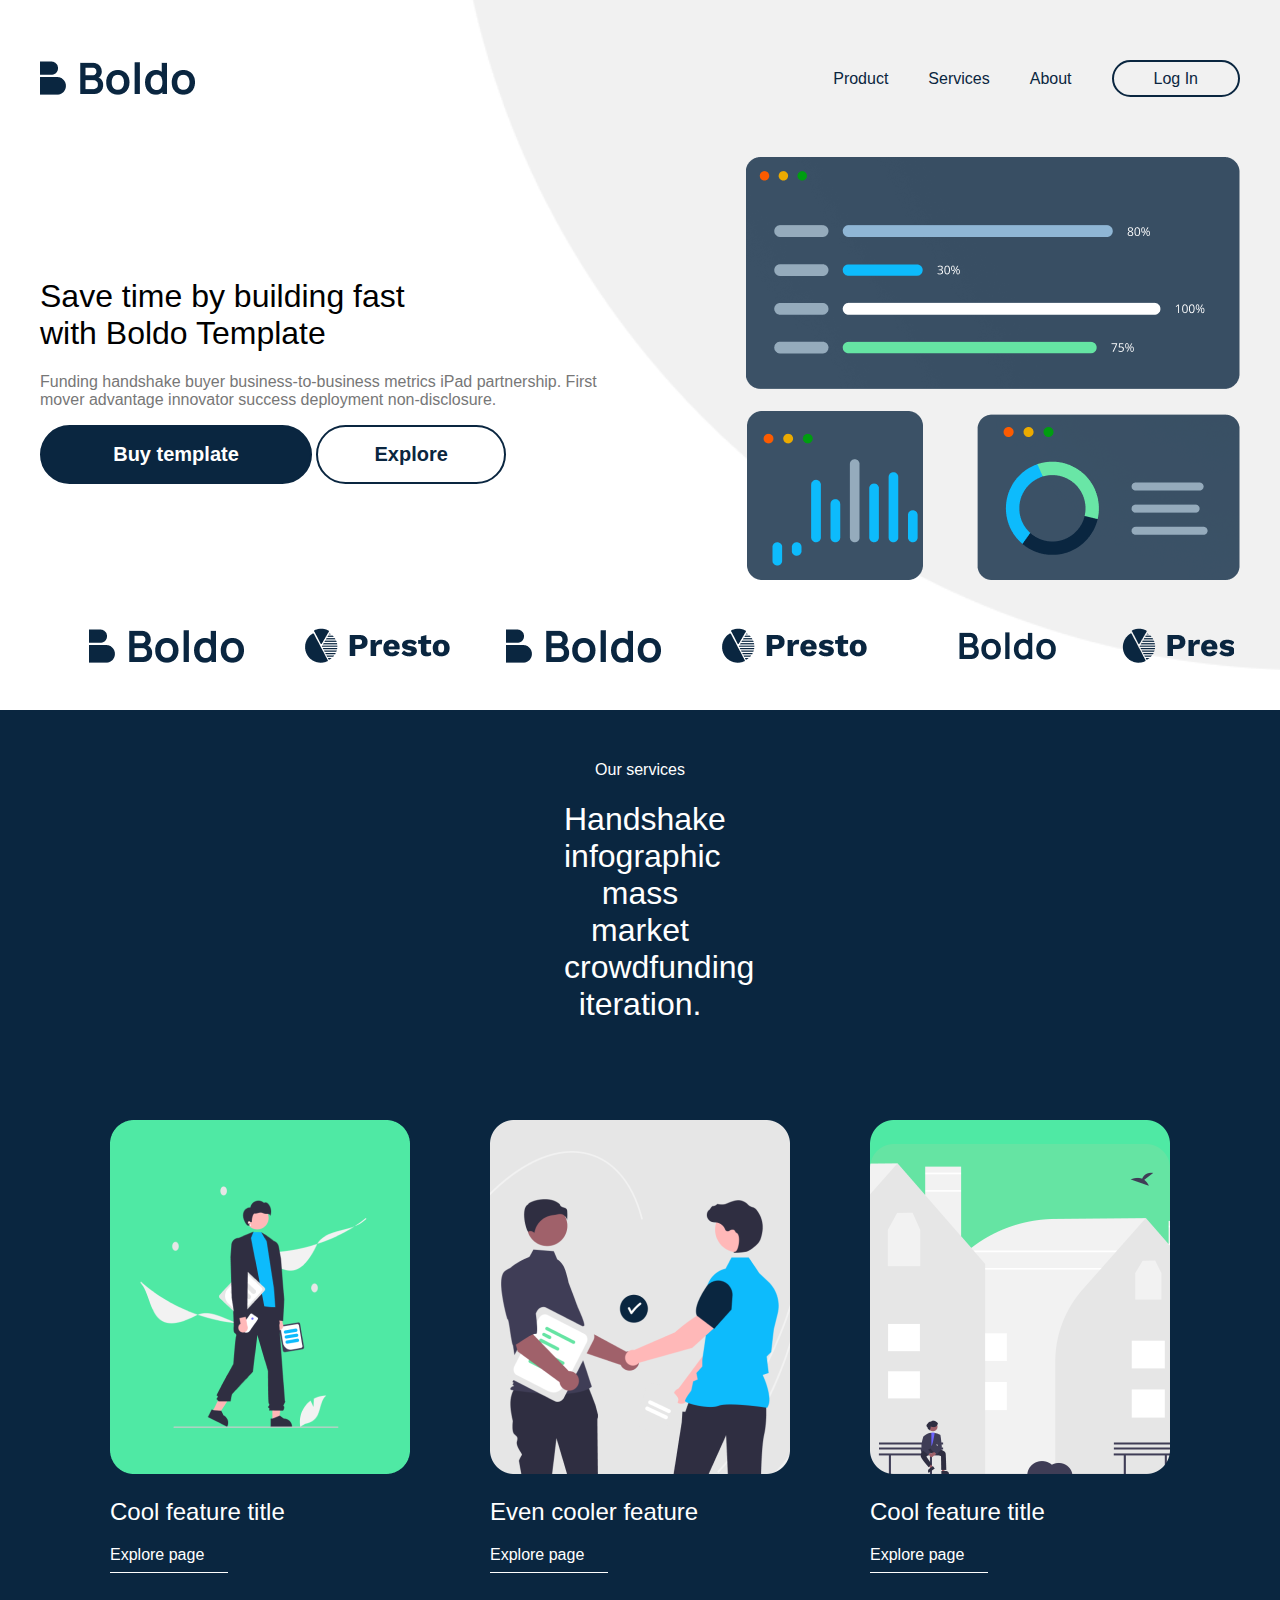
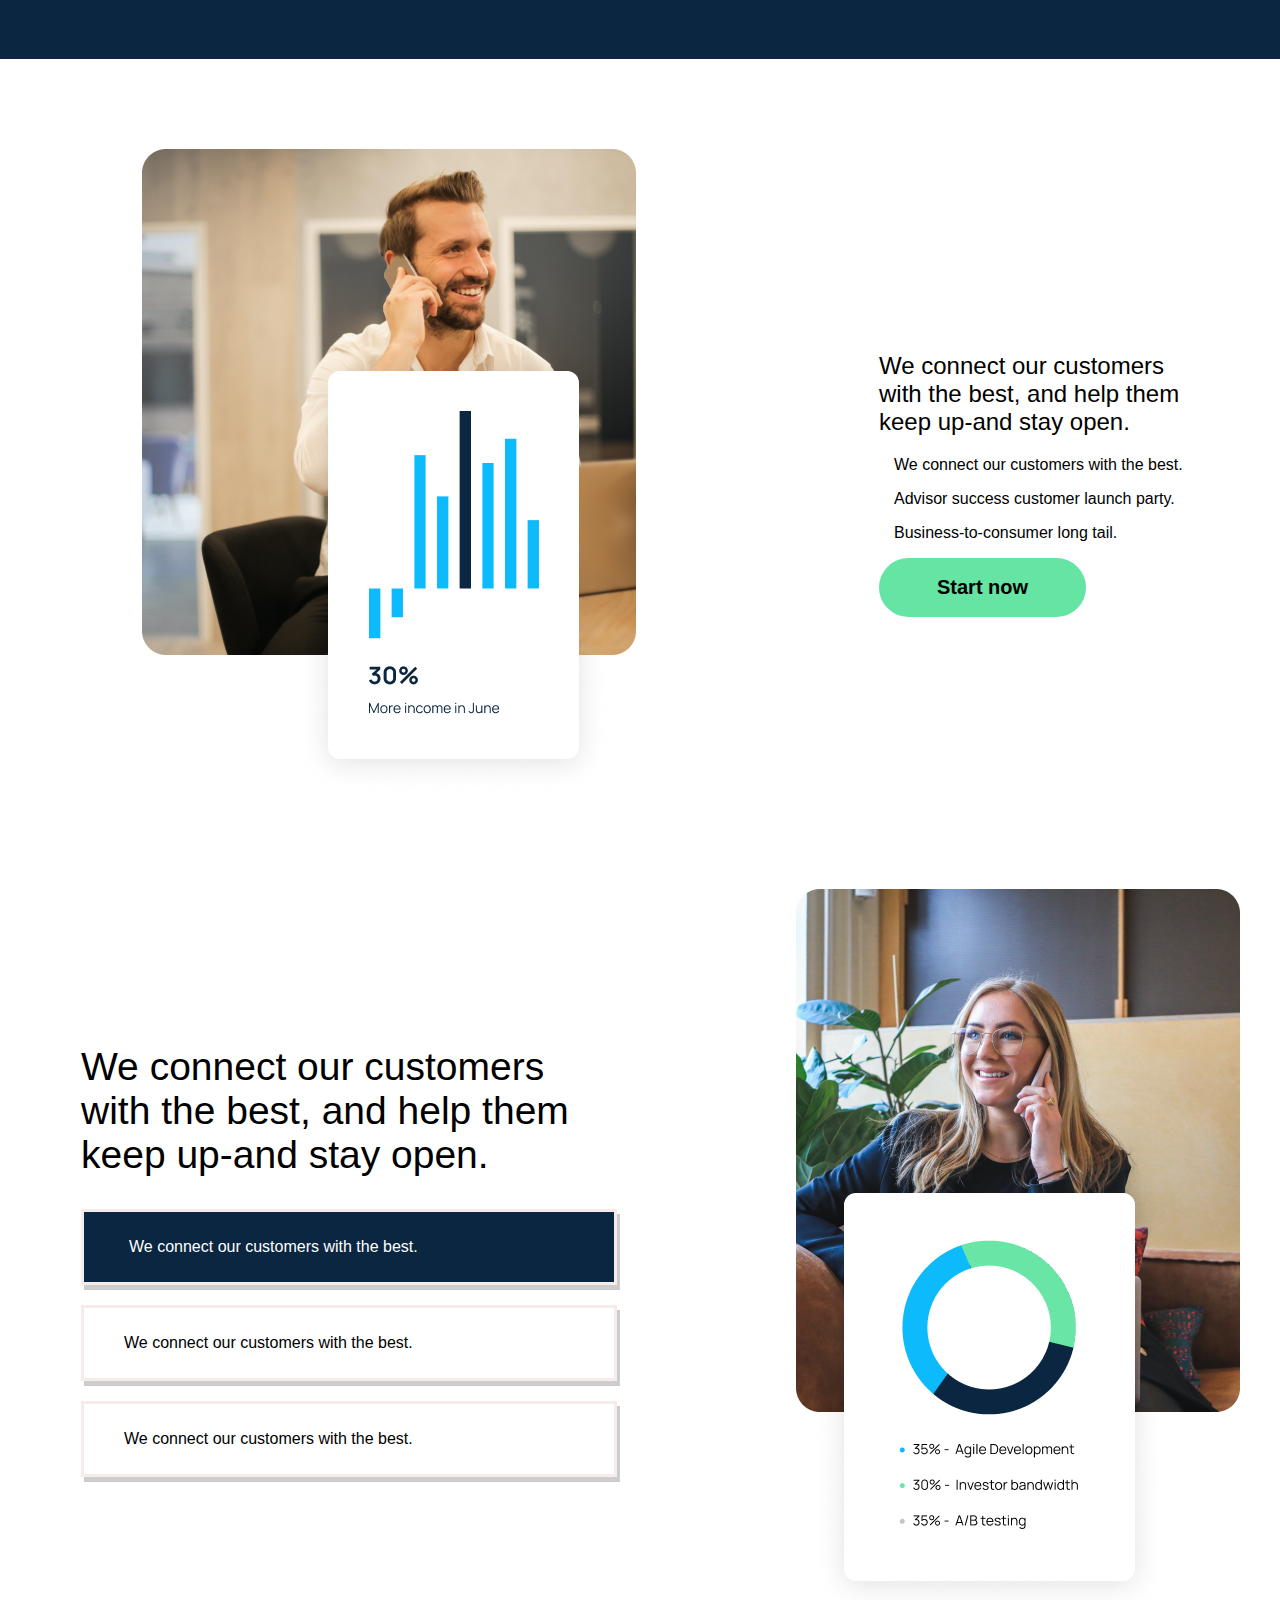
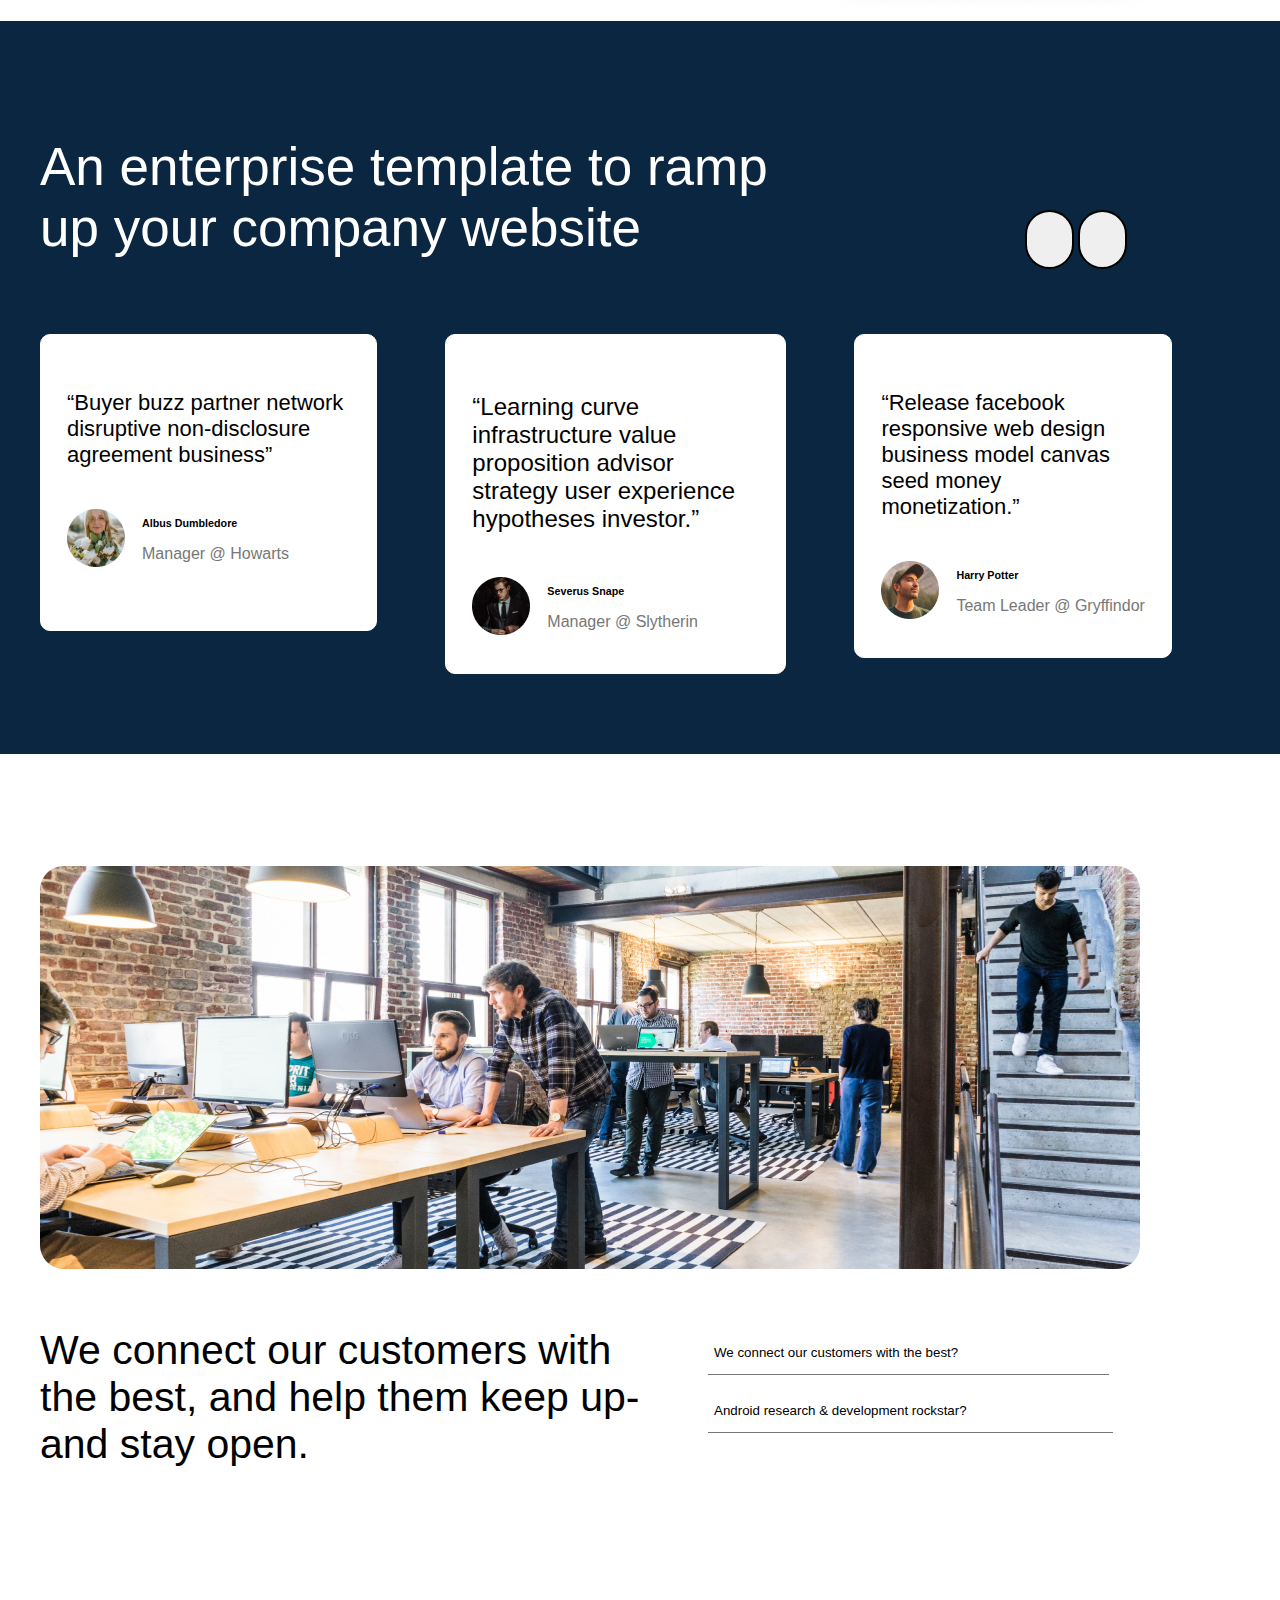
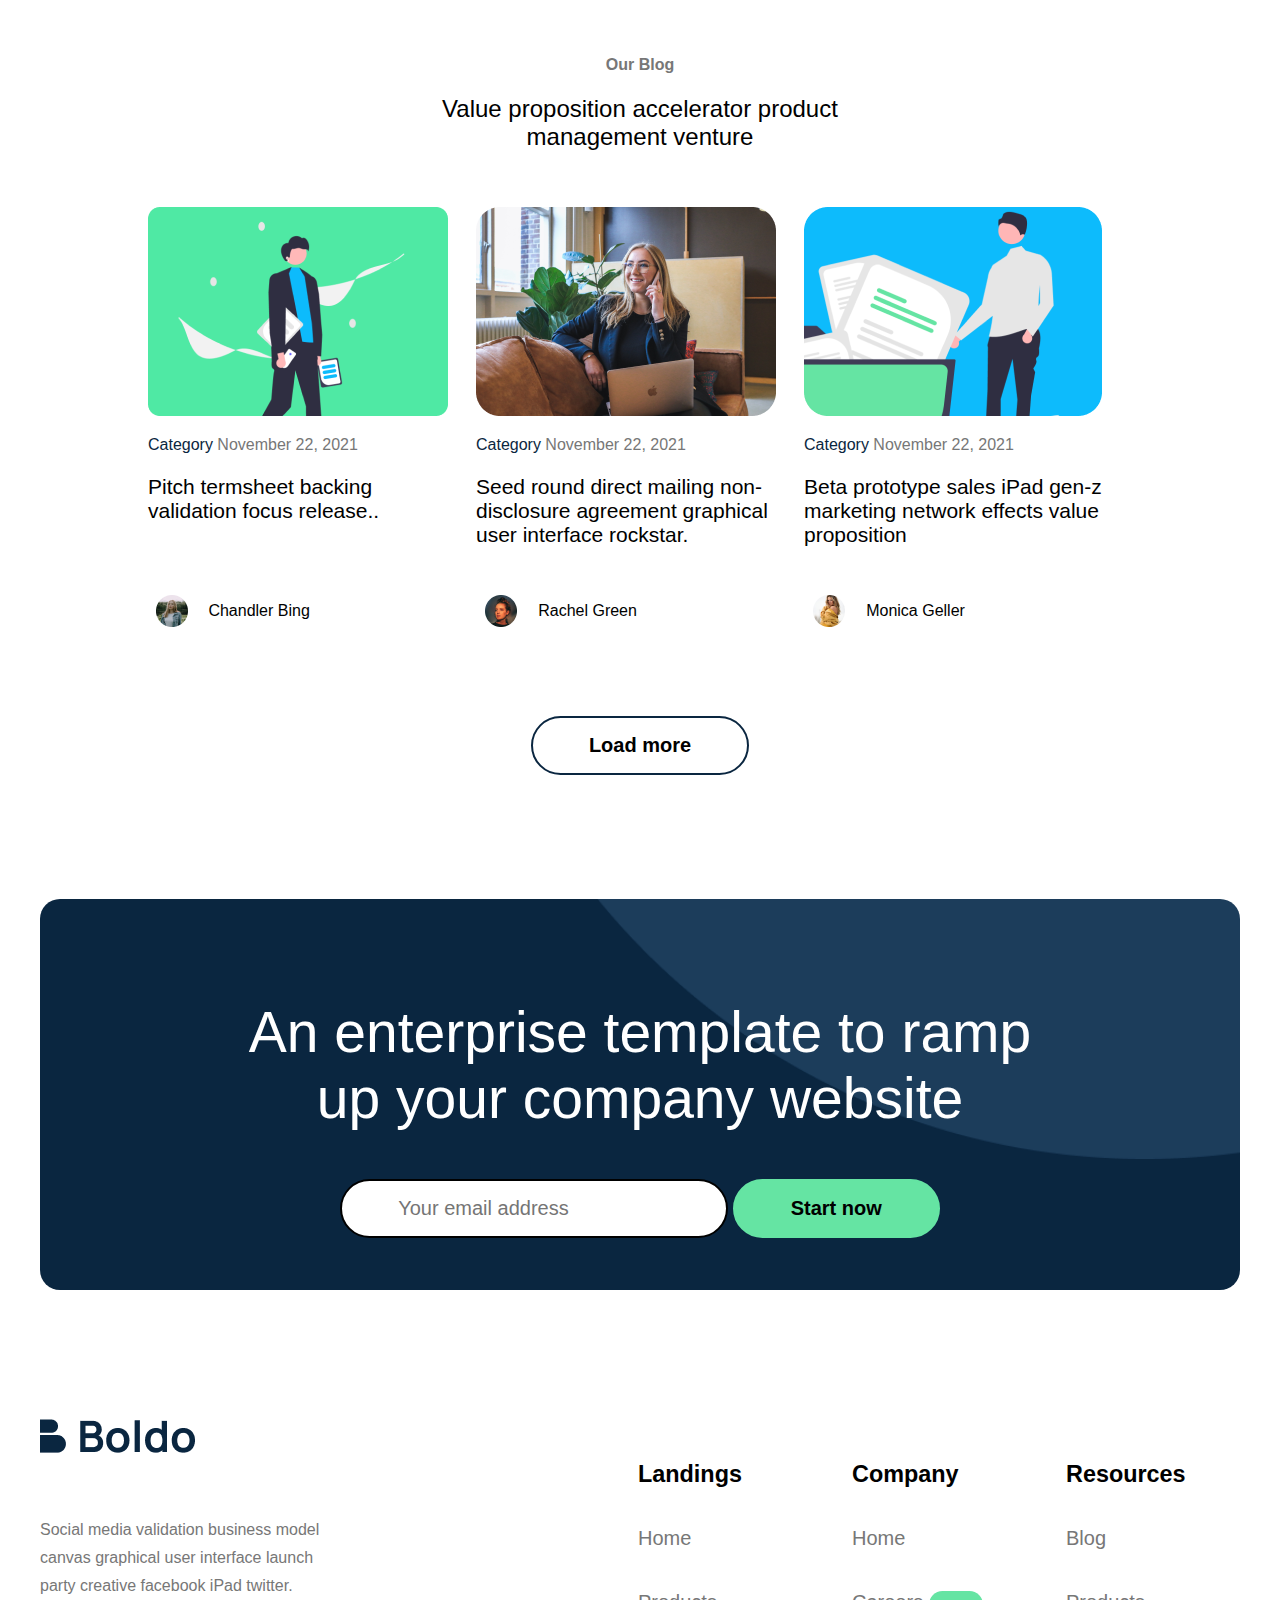
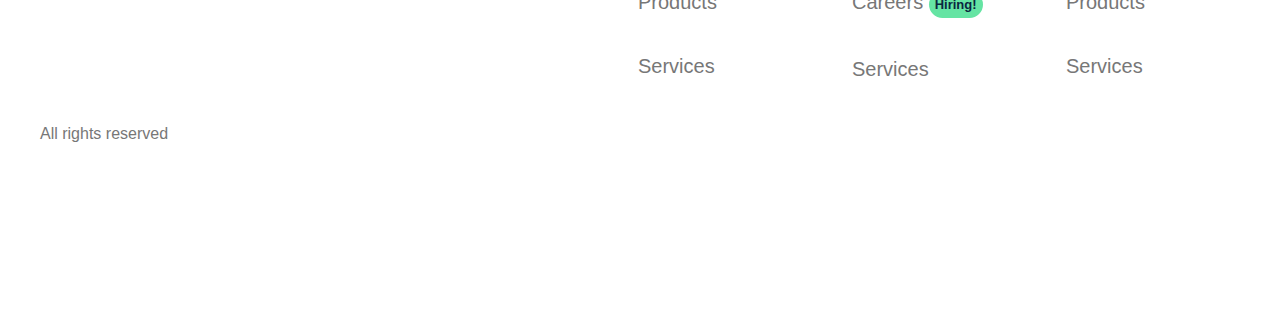
<file: homepage-v2.html>
<!DOCTYPE html>
<html>

<head>

    <meta charset="UTF-8">
    <meta http-equiv="X-UA-Compatible" content="IE=edge">
    <meta name="viewport" content="width=device-width, initial-scale=1.0">
    <title>
        Homepage-v2
    </title>
    <link rel="stylesheet" href="stylesheet.css">
    <!-- <script src="https://kit.fontawesome.com/a4264755a7.js" crossorigin="anonymous"></script> -->
    <link rel="stylesheet" href="https://cdnjs.cloudflare.com/ajax/libs/font-awesome/6.4.0/css/all.min.css" integrity="sha512-iecdLmaskl7CVkqkXNQ/ZH/XLlvWZOJyj7Yy7tcenmpD1ypASozpmT/E0iPtmFIB46ZmdtAc9eNBvH0H/ZpiBw==" crossorigin="anonymous" referrerpolicy="no-referrer"
    />
</head>

<body>
    <header id="headers">
        <div class="container ">

            <div class="header-top">

                <div class="logo">
                    <a href="#">
                        <img src="./images/logo.png">
                    </a>
                </div>

                <nav class="navigation">
                    <ul>
                        <li>
                            <a hre="#">
                                Product
                            </a>
                        </li>

                        <li>
                            <a hre="#">
                                Services
                            </a>
                        </li>
                        <li>
                            <a hre="#">
                                About
                             </a>
                        </li>
                        <li>
                            <a href="#">
                                    Log In
                                </a>
                        </li>
                    </ul>
                </nav>
            </div>
            <div class="below-nav">
                <div class="save-time">
                    <h1>Save time by building fast with Boldo Template </h1>
                    <p>Funding handshake buyer business-to-business metrics iPad partnership. First mover advantage innovator success deployment non-disclosure.</p>
                    <div class="buy-template">
                        <form action="#">
                            <input type="Buy template" class="buy" value="Buy template">
                            <input type="submit" class="explore" value="Explore">
                        </form>
                    </div>
                </div>

                <div class="below-nav-right">
                    <img src="./images/image3inone.png" alt="#">

                </div>
            </div>
            <div class="logo-bar">
                <img src="./images/logo.png" alt="#">
                <img src="./images/presto.png" alt="#">
                <img src="./images/logo.png" alt="#">
                <img src="./images/presto.png" alt="#">
                <img src="./images/boldo-simple.png" alt="#">
                <img src="./images/pres.png" alt="#">
            </div>

        </div>
    </header>
    <section class="our-services">
        <div class="our-services-top">
            <h4>Our services</h4>
            <h1>Handshake infographic mass market crowdfunding iteration.</h1>
        </div>
        <div class="our-services-bottom">
            <div class="card cool-feature-title">
                <img src="images/coolfeature1.png" alt="Avatar">
                <div class="explore-page">
                    <h2>Cool feature title</h2>
                    <p>Explore page <i class="fa-solid fa-arrow-right"></i></p>
                </div>
            </div>
            <div class="card cool-feature-title">
                <img src="images/coolfeature2.png" alt="Avatar">
                <div class="explore-page">
                    <h2>Even cooler feature</h2>
                    <p>Explore page <i class="fa-solid fa-arrow-right"></i> </p>
                </div>
            </div>
            <div class="card cool-feature-title">
                <img src="images/coolfeature3.png" alt="Avatar">
                <div class="explore-page">
                    <h2>Cool feature title</h2>
                    <p>Explore page <i class="fa-solid fa-arrow-right"></i></p>
                </div>
            </div>
        </div>
    </section>
    <section class="third-section">
        <div class="container third-section-content">
            <div class="third-section-left">
                <img src="./images/man30%.png" alt="#">
            </div>
            <div class="third-section-right">
                <h2>We connect our customers with the best, and help them keep up-and stay open.</h2>
                <p><i class="fa-solid fa-circle-check three-lines "></i> We connect our customers with the best.</p>
                <p><i class="fa-solid fa-circle-check three-lines "></i> Advisor success customer launch party.</p>
                <p><i class="fa-solid fa-circle-check three-lines "></i> Business-to-consumer long tail.</p>
                <input type="submit" class="start-now three-lines-btton" value="Start now">

            </div>
        </div>
    </section>
    <section class="fourth-section">
        <div class="container fourth-section-content">
            <div class="fourth-section-left">
                <h2>We connect our customers with the best, and help them keep up-and stay open.</h2>
                <div class="pin eye"><i class="fa-solid fa-feather sun"></i> We connect our customers with the best.</div>
                <div class=" eye"><i class="fa-regular fa-eye sun"></i> We connect our customers with the best.</div>
                <div class=" eye"><i class="fa-regular fa-sun sun"></i> We connect our customers with the best.</div>
            </div>
            <div class="fourth-section-right">
                <img src="./images/women.png" alt="#">
            </div>
        </div>
    </section>
    <section class="fifth-section">
        <div class="container fifth-section-content">
            <div class="fifth-section-top">
                <div class="fifth-section-top-left">
                    <h1>An enterprise template to ramp up your company website</h1>
                </div>
                <div class="arrows">
                    <button class="arrow"> <i class=" fa-solid fa-arrow-left arrow-right "></i></button>
                    <button class="arrow"> <i class=" fa-solid fa-arrow-right arrow-right "></i></button>
                </div>
            </div>
            <div class=" fifth-section-bottom ">

                <div class="first-box-content first-box Dumbledore">
                    <h4>“Buyer buzz partner network disruptive non-disclosure agreement business”</h4>
                    <div class="writters"> <img src="images/woman-box.png" alt="">
                        <div class="albus">

                            <h6> Albus Dumbledore</h6>
                            <p>Manager @ Howarts</p>
                        </div>
                    </div>
                </div>
                <div class="first-box-content first-box manager ">
                    <h4>“Learning curve infrastructure value proposition advisor strategy user experience hypotheses investor.”</h4>
                    <div class="writters"> <img src="images/manbox.png" alt="">
                        <div class="albus">

                            <h6> Severus Snape</h6>
                            <p>Manager @ Slytherin</p>
                        </div>
                    </div>
                </div>
                <div class="first-box-content first-box Gryffindor">
                    <h4>“Release facebook responsive web design business model canvas seed money monetization.”</h4>
                    <div class="writters"> <img src="images/boybox.png" alt="">
                        <div class="albus">

                            <h6> Harry Potter</h6>
                            <p>Team Leader @ Gryffindor</p>
                        </div>
                    </div>
                </div>
            </div>


        </div>

        </div>
    </section>
    <section class="sixth-section">
        <div class="container sixth-section-content">
            <div class="sixth-section-top">
                <img src="./images/more-man.png">
            </div>
            <div class="sixth-section-bottom">
                <div class="sixth-section-bottom-left">
                    <h4>We connect our customers with the best, and help them keep up-and stay open.</h4>

                </div>
                <div class="sixth-section-bottom-right">
                    <div><button class="anroid"><p>We connect our customers with the best? <i class="fa-solid fa-circle-chevron-down customers"></i></p></button></div>
                    <div><button class="anroid"><p>Android research & development rockstar? <i class="fa-solid fa-circle-chevron-down rockstar"></i></p></button></div>
                </div>

            </div>
        </div>
    </section>

    <section class=" seventh-section latest-news">
        <div class="container latest-news-content seventh-section-content">
            <div class="seventh-section-top">
                <h4>Our Blog</h4>
                <h2>Value proposition accelerator product management venture</h2>
            </div>
            <div class="news-list">

                <div class="categories">
                    <img class="clint-img" src="./images/pitch.png" alt="">
                    <div>
                        <p class="news-title"> <span>Category</span> November 22, 2021</p>

                        <p class="news-detail">Pitch termsheet backing validation focus release..</p>

                        <div class="writter"> <img src="images/bing.png" alt="">
                            <p> Chandler Bing</p>
                        </div>
                    </div>

                </div>

                <div class="categories">
                    <img class="clint-img" src="./images/new-2.png" alt="">
                    <div>
                        <p class="news-title"> <span>Category</span> November 22, 2021</p>

                        <p class="news-detail">Seed round direct mailing non-disclosure agreement graphical user interface rockstar.</p>

                        <div class="writter"> <img src="images/richel.png" alt="">
                            <p> Rachel Green</p>
                        </div>
                    </div>
                </div>
                <div class="categories">
                    <img class="clint-img" src="./images/new-3.png" alt="">
                    <div>
                        <p class="news-title"> <span>Category</span> November 22, 2021</p>

                        <p class="news-detail">Beta prototype sales iPad gen-z marketing network effects value proposition</p>

                        <div class="writter"> <img src="images/monica.png" alt="">
                            <p> Monica Geller</p>
                        </div>
                    </div>
                </div>


            </div>

        </div>
        <div class="view-all">
            <form action="#">
                <input type="submit" value="Load more">

            </form>
        </div>

    </section>
    <section class="company-website">
        <div class="container company-website-register">
            <div class="company-website-top">
                <h2>An enterprise template to ramp up your company website</h2>

                <div class="company-website-form">
                    <form action="#">
                        <input type="email" class="email" name="fname" placeholder="Your email address">
                        <input type="submit" class="start-now" value="Start now">
                    </form>
                </div>
            </div>
        </div>
    </section>
    <footer>
        <div class="container footer-content">
            <div class="footer-right">
                <a href="/">
                    <img src="./images/logo.png" alt="#">
                </a>
                <p>
                    Social media validation business model canvas graphical user interface launch party creative facebook iPad twitter.
                </p>
                <p>All rights reserved</p>
            </div>
            <div class="footer-left">
                <div class="footer-left-content">

                    <ul>
                        <li>
                            <h3>Landings</h3>
                        </li>
                        <li><a href="#">Home</a></li>
                        <li><a href="#">Products</a></li>
                        <li><a href="#">Services</a></li>
                    </ul>
                </div>
                <div class="footer-left-content">
                    <ul>
                        <li>
                            <h3>Company</h3>
                        </li>
                        <li><a href="#">Home</a></li>
                        <li>
                            <a href="#">Careers</a> <span class="hiring">Hiring!</span>
                        </li>
                        <li><a href="#">Services</a></li>
                    </ul>
                </div>
                <div class="footer-left-content">
                    <ul>
                        <li>
                            <h3>Resources</h3>
                        </li>
                        <li><a href="#">Blog</a></li>
                        <li><a href="#">Products</a></li>
                        <li><a href="#">Services</a></li>
                    </ul>
                </div>
            </div>
        </div>
    </footer>



</body>

</html>
</file>
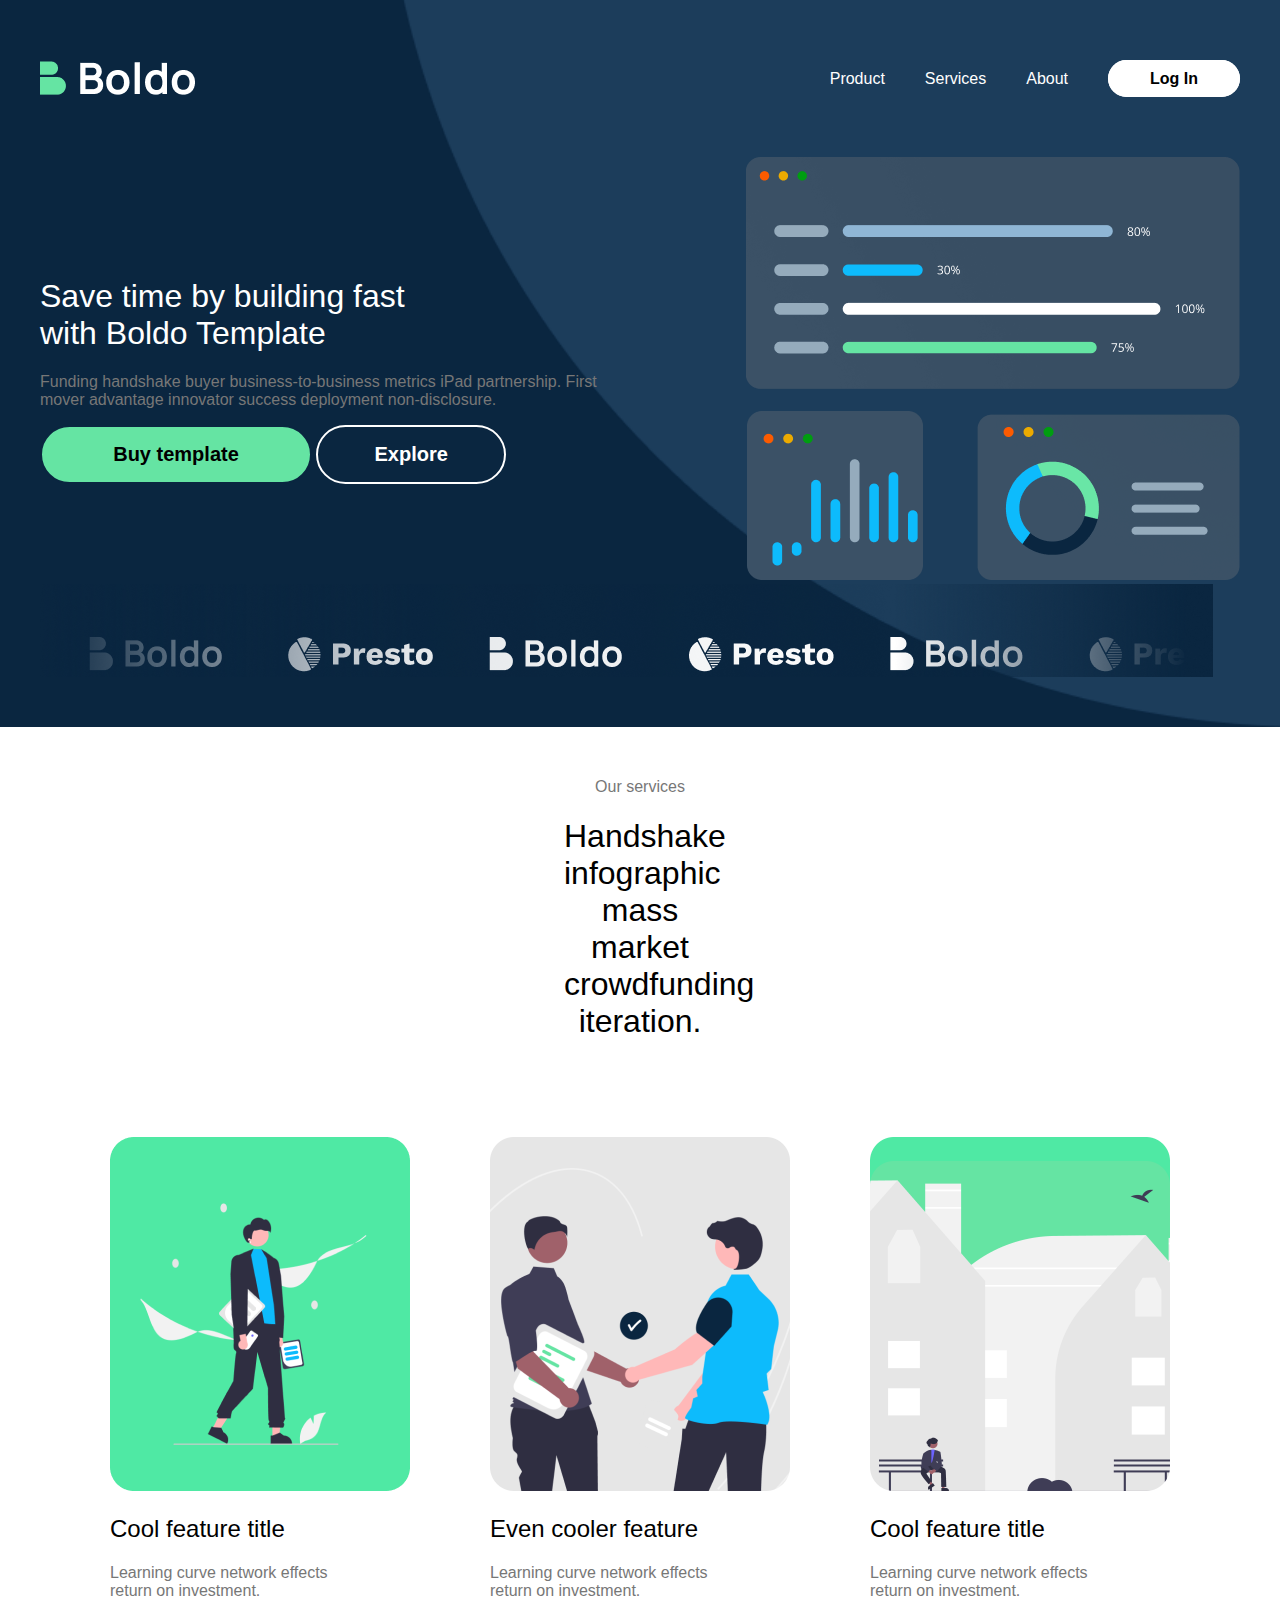
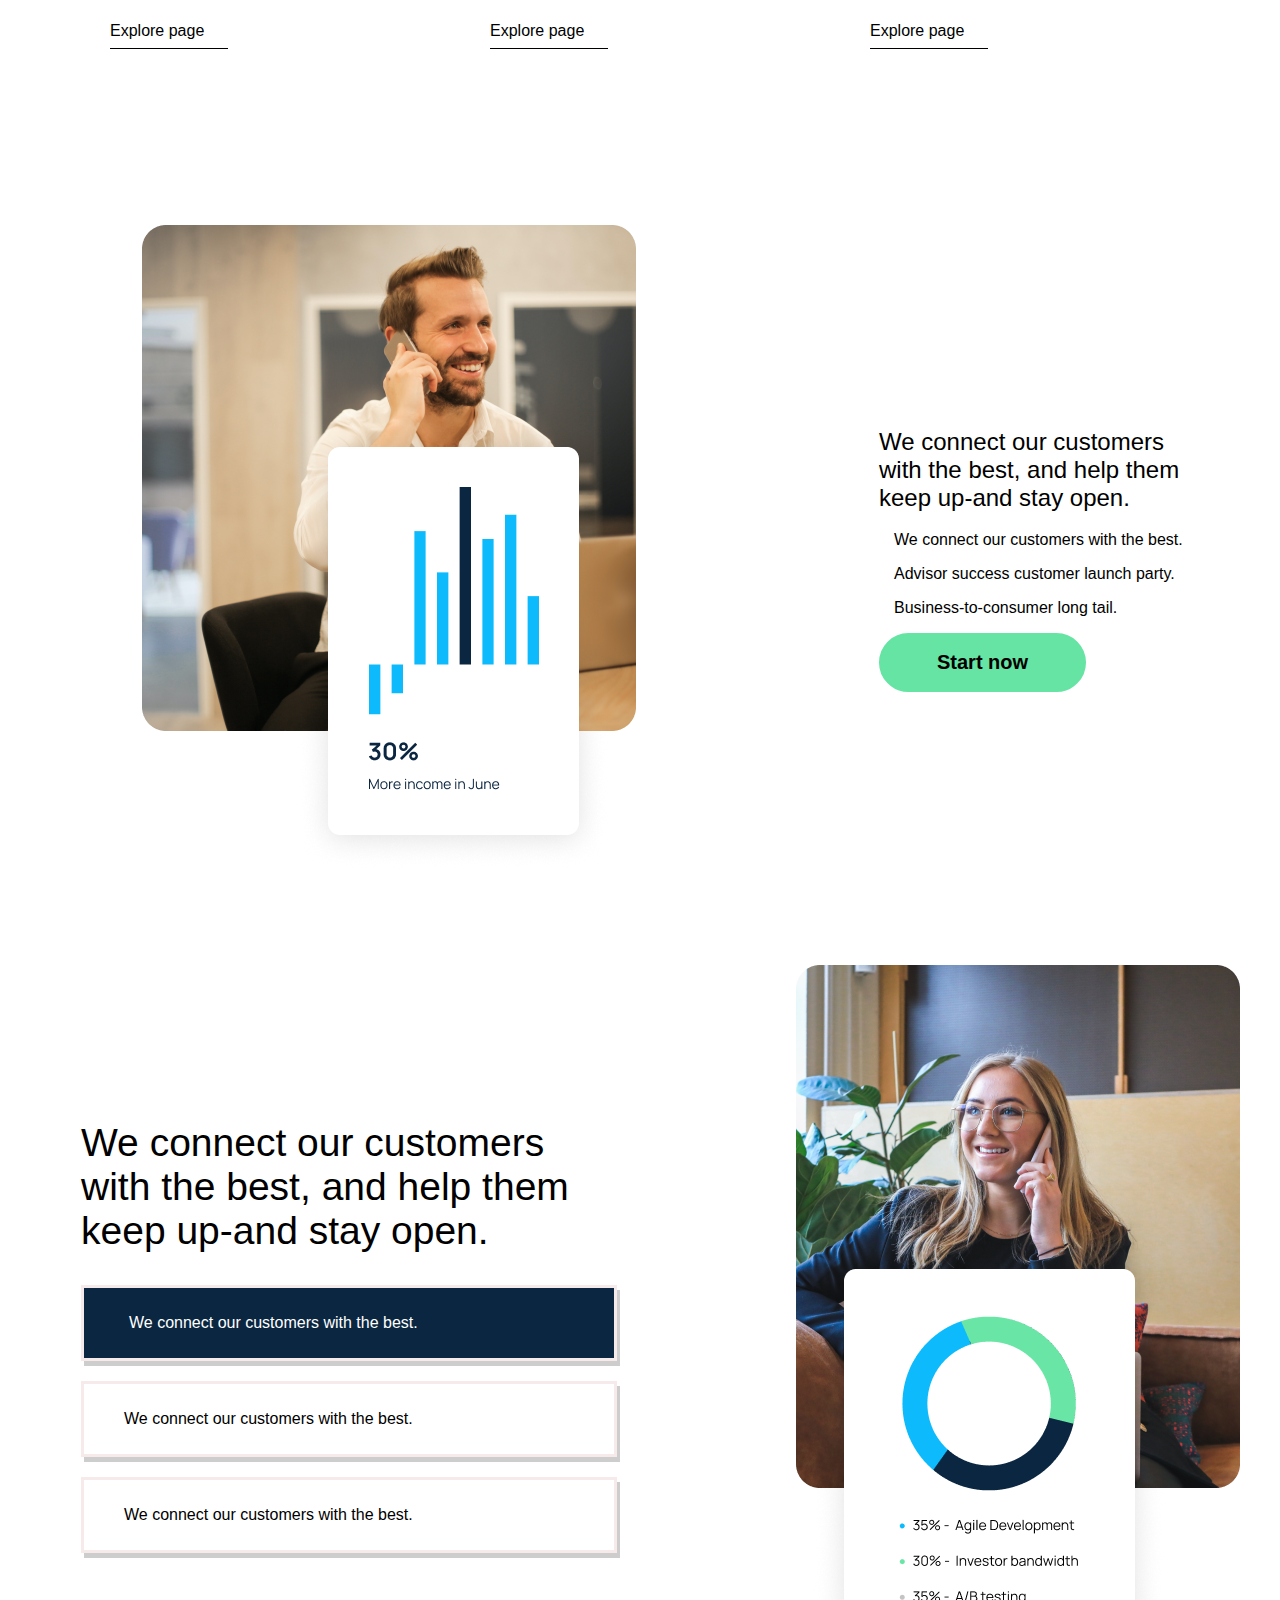
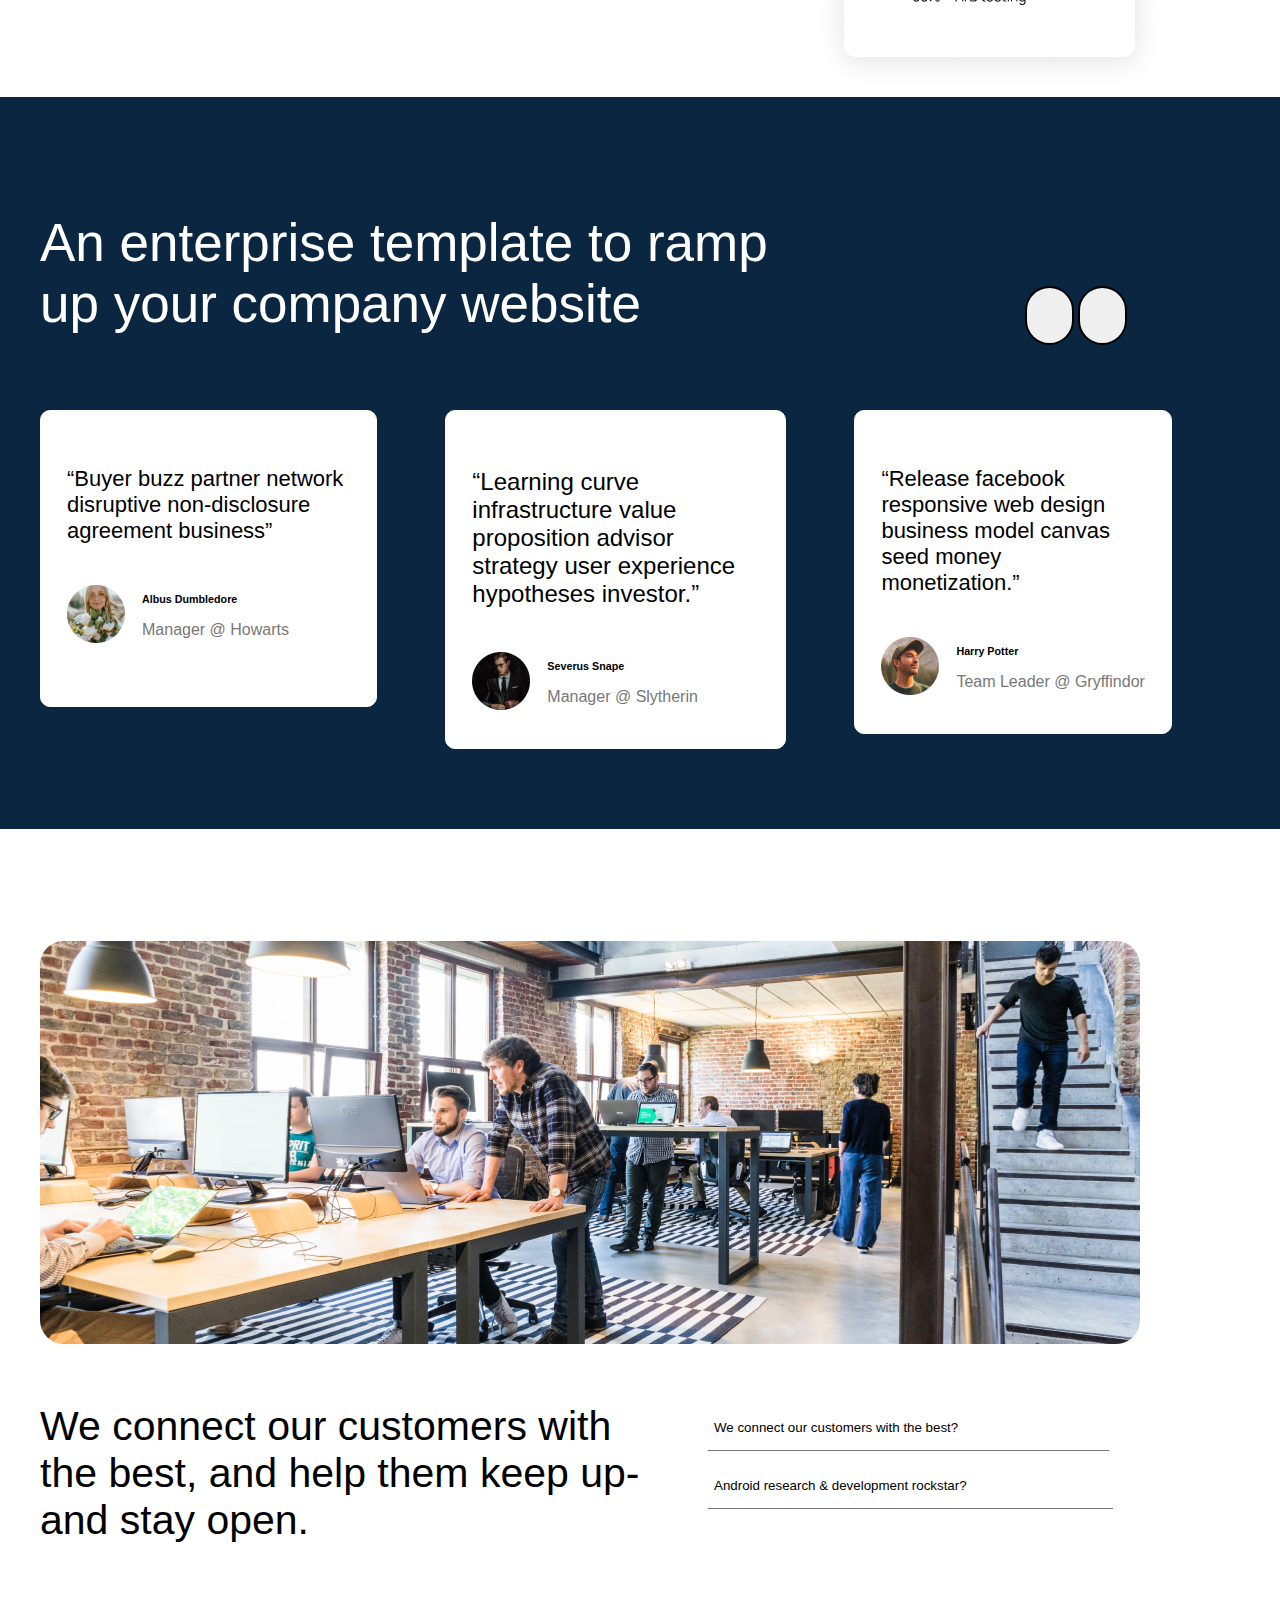
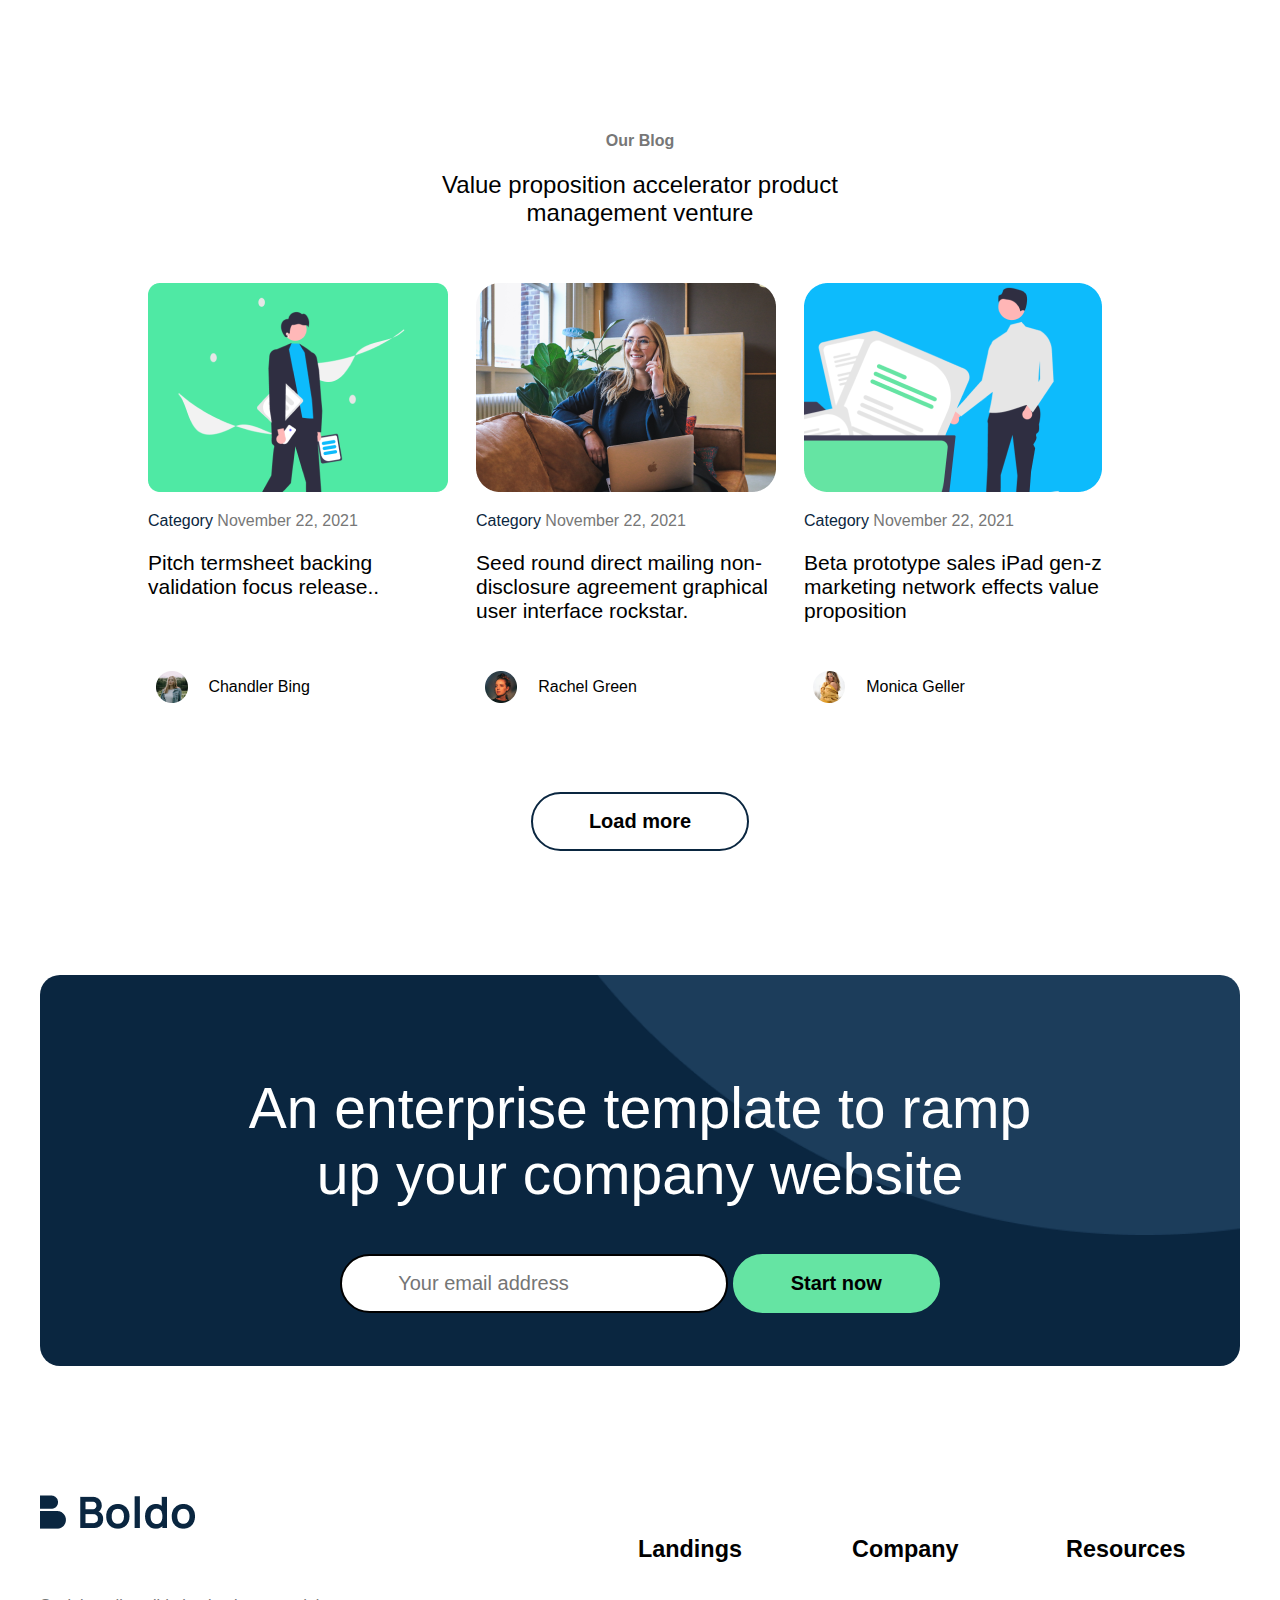
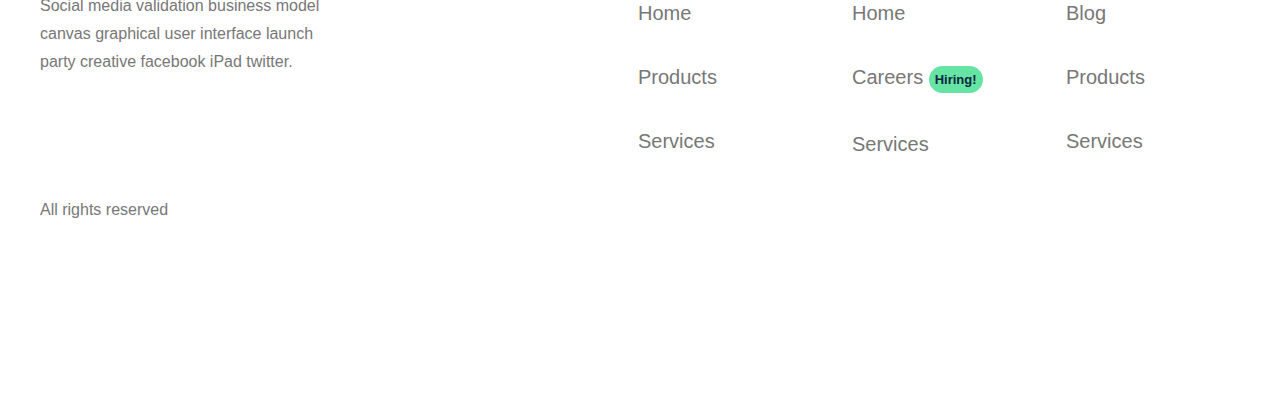
<file: homepage.html>
<!DOCTYPE html>
<html>

<head>

    <meta charset="UTF-8">
    <meta http-equiv="X-UA-Compatible" content="IE=edge">
    <meta name="viewport" content="width=device-width, initial-scale=1.0">
    <title>Homepage</title>
    <link rel="stylesheet" href="stylesheet.css">
    <!-- <script src="https://kit.fontawesome.com/a4264755a7.js" crossorigin="anonymous"></script> -->
    <link rel="stylesheet" href="https://cdnjs.cloudflare.com/ajax/libs/font-awesome/6.4.0/css/all.min.css" integrity="sha512-iecdLmaskl7CVkqkXNQ/ZH/XLlvWZOJyj7Yy7tcenmpD1ypASozpmT/E0iPtmFIB46ZmdtAc9eNBvH0H/ZpiBw==" crossorigin="anonymous" referrerpolicy="no-referrer"
    />
</head>

<body>
    <header id="headerss">
        <div class="container ">



            <div class="header-top about-top">

                <div class="logo">
                    <a href="#">
                        <img src="./images/boldo-logo.png">
                    </a>
                </div>

                <nav class="navigation about-navigation">
                    <ul>
                        <li>
                            <a hre="#">
                                        Product
                                    </a>
                        </li>

                        <li>
                            <a hre="#">
                                        Services
                                    </a>
                        </li>
                        <li>
                            <a hre="#">
                                        About
                                     </a>
                        </li>
                        <li>
                            <a href="#">
                                            Log In
                                        </a>
                        </li>
                    </ul>
                </nav>
            </div>
            <div class="below-nav">
                <div class="save-time">
                    <h1>Save time by building fast with Boldo Template </h1>
                    <p>Funding handshake buyer business-to-business metrics iPad partnership. First mover advantage innovator success deployment non-disclosure.</p>
                    <div class="buy-template">
                        <form action="#">
                            <input type="Buy template" class="buy buy-second" value="Buy template">
                            <input type="submit" class="explore explore-second" value="Explore">
                        </form>
                    </div>
                </div>

                <div class="below-nav-right">
                    <img src="./images/image3inone.png" alt="#">

                </div>
            </div>
            <div class="position">
                <img src="./images/line.png" alt="#">
            </div>
            <div class="logo-bar logo-second">

                <img src="./images/Logo (3).png" alt="#">
                <img src="./images/Logo (6).png" alt="#">
                <img src="./images/Logo (3).png" alt="#">
                <img src="./images/Logo (4).png" alt="#">
                <img src="./images/Logo (5).png" alt="#">
                <img src="./images/Logo (2).png" alt="#">

            </div>


        </div>
    </header>
    <section class="our-services services-white">
        <div class="our-services-top services-white-top">
            <h4>Our services</h4>
            <h1>Handshake infographic mass market crowdfunding iteration.</h1>
        </div>
        <div class="our-services-bottom">
            <div class="card cool-feature-title">
                <img src="images/coolfeature1.png" alt="Avatar">
                <div class="explore-page services-white-top effects">
                    <h2>Cool feature title</h2>
                    <h4>Learning curve network effects return on investment.</h4>
                    <p>Explore page <i class="fa-solid fa-arrow-right"></i></p>
                </div>
            </div>
            <div class="card cool-feature-title">
                <img src="images/coolfeature2.png" alt="Avatar">
                <div class="explore-page services-white-top effects">
                    <h2>Even cooler feature</h2>
                    <h4>Learning curve network effects return on investment.</h4>
                    <p>Explore page <i class="fa-solid fa-arrow-right"></i> </p>
                </div>
            </div>
            <div class="card cool-feature-title">
                <img src="images/coolfeature3.png" alt="Avatar">
                <div class="explore-page services-white-top effects">
                    <h2>Cool feature title</h2>
                    <h4>Learning curve network effects return on investment.</h4>
                    <p>Explore page <i class="fa-solid fa-arrow-right"></i></p>
                </div>
            </div>
        </div>
    </section>
    <section class="third-section">
        <div class="container third-section-content">
            <div class="third-section-left">
                <img src="./images/man30%.png" alt="#">
            </div>
            <div class="third-section-right">
                <h2>We connect our customers with the best, and help them keep up-and stay open.</h2>
                <p><i class="fa-solid fa-circle-check three-lines "></i> We connect our customers with the best.</p>
                <p><i class="fa-solid fa-circle-check three-lines "></i> Advisor success customer launch party.</p>
                <p><i class="fa-solid fa-circle-check three-lines "></i> Business-to-consumer long tail.</p>
                <input type="submit" class="start-now three-lines-btton" value="Start now">

            </div>
        </div>
    </section>
    <section class="fourth-section">
        <div class="container fourth-section-content">
            <div class="fourth-section-left">
                <h2>We connect our customers with the best, and help them keep up-and stay open.</h2>
                <div class="pin eye"><i class="fa-solid fa-feather sun"></i> We connect our customers with the best.</div>
                <div class=" eye"><i class="fa-regular fa-eye sun"></i> We connect our customers with the best.</div>
                <div class=" eye"><i class="fa-regular fa-sun sun"></i> We connect our customers with the best.</div>
            </div>
            <div class="fourth-section-right">
                <img src="./images/women.png" alt="#">
            </div>
        </div>
    </section>
    <section class="fifth-section">
        <div class="container fifth-section-content">
            <div class="fifth-section-top">
                <div class="fifth-section-top-left">
                    <h1>An enterprise template to ramp up your company website</h1>
                </div>
                <div class="arrows">
                    <button class="arrow"> <i class=" fa-solid fa-arrow-left arrow-right "></i></button>
                    <button class="arrow"> <i class=" fa-solid fa-arrow-right arrow-right "></i></button>
                </div>
            </div>
            <div class=" fifth-section-bottom ">

                <div class="first-box-content first-box Dumbledore">
                    <h4>“Buyer buzz partner network disruptive non-disclosure agreement business”</h4>
                    <div class="writters"> <img src="images/woman-box.png" alt="">
                        <div class="albus">

                            <h6> Albus Dumbledore</h6>
                            <p>Manager @ Howarts</p>
                        </div>
                    </div>
                </div>
                <div class="first-box-content first-box manager ">
                    <h4>“Learning curve infrastructure value proposition advisor strategy user experience hypotheses investor.”</h4>
                    <div class="writters"> <img src="images/manbox.png" alt="">
                        <div class="albus">

                            <h6> Severus Snape</h6>
                            <p>Manager @ Slytherin</p>
                        </div>
                    </div>
                </div>
                <div class="first-box-content first-box Gryffindor">
                    <h4>“Release facebook responsive web design business model canvas seed money monetization.”</h4>
                    <div class="writters"> <img src="images/boybox.png" alt="">
                        <div class="albus">

                            <h6> Harry Potter</h6>
                            <p>Team Leader @ Gryffindor</p>
                        </div>
                    </div>
                </div>
            </div>


        </div>

        </div>
    </section>
    <section class="sixth-section">
        <div class="container sixth-section-content">
            <div class="sixth-section-top">
                <img src="./images/more-man.png">
            </div>
            <div class="sixth-section-bottom">
                <div class="sixth-section-bottom-left">
                    <h4>We connect our customers with the best, and help them keep up-and stay open.</h4>

                </div>
                <div class="sixth-section-bottom-right">
                    <div><button class="anroid"><p>We connect our customers with the best? <i class="fa-solid fa-circle-chevron-down customers"></i></p></button></div>
                    <div><button class="anroid"><p>Android research & development rockstar? <i class="fa-solid fa-circle-chevron-down rockstar"></i></p></button></div>
                </div>

            </div>
        </div>
    </section>

    <section class=" seventh-section latest-news">
        <div class="container latest-news-content seventh-section-content">
            <div class="seventh-section-top">
                <h4>Our Blog</h4>
                <h2>Value proposition accelerator product management venture</h2>
            </div>
            <div class="news-list">

                <div class="categories">
                    <img class="clint-img" src="./images/pitch.png" alt="">
                    <div>
                        <p class="news-title"> <span>Category</span> November 22, 2021</p>

                        <p class="news-detail">Pitch termsheet backing validation focus release..</p>

                        <div class="writter"> <img src="images/bing.png" alt="">
                            <p> Chandler Bing</p>
                        </div>
                    </div>

                </div>

                <div class="categories">
                    <img class="clint-img" src="./images/new-2.png" alt="">
                    <div>
                        <p class="news-title"> <span>Category</span> November 22, 2021</p>

                        <p class="news-detail">Seed round direct mailing non-disclosure agreement graphical user interface rockstar.</p>

                        <div class="writter"> <img src="images/richel.png" alt="">
                            <p> Rachel Green</p>
                        </div>
                    </div>
                </div>
                <div class="categories">
                    <img class="clint-img" src="./images/new-3.png" alt="">
                    <div>
                        <p class="news-title"> <span>Category</span> November 22, 2021</p>

                        <p class="news-detail">Beta prototype sales iPad gen-z marketing network effects value proposition</p>

                        <div class="writter"> <img src="images/monica.png" alt="">
                            <p> Monica Geller</p>
                        </div>
                    </div>
                </div>


            </div>

        </div>
        <div class="view-all">
            <form action="#">
                <input type="submit" value="Load more">

            </form>
        </div>

    </section>
    <section class="company-website">
        <div class="container company-website-register">
            <div class="company-website-top">
                <h2>An enterprise template to ramp up your company website</h2>

                <div class="company-website-form">
                    <form action="#">
                        <input type="email" class="email" name="fname" placeholder="Your email address">
                        <input type="submit" class="start-now" value="Start now">
                    </form>
                </div>
            </div>
        </div>
    </section>
    <footer>
        <div class="container footer-content">
            <div class="footer-right">
                <a href="/">
                    <img src="./images/logo.png" alt="#">
                </a>
                <p>
                    Social media validation business model canvas graphical user interface launch party creative facebook iPad twitter.
                </p>
                <p>All rights reserved</p>
            </div>
            <div class="footer-left">
                <div class="footer-left-content">

                    <ul>
                        <li>
                            <h3>Landings</h3>
                        </li>
                        <li><a href="#">Home</a></li>
                        <li><a href="#">Products</a></li>
                        <li><a href="#">Services</a></li>
                    </ul>
                </div>
                <div class="footer-left-content">
                    <ul>
                        <li>
                            <h3>Company</h3>
                        </li>
                        <li><a href="#">Home</a></li>
                        <li>
                            <a href="#">Careers</a> <span class="hiring">Hiring!</span>
                        </li>
                        <li><a href="#">Services</a></li>
                    </ul>
                </div>
                <div class="footer-left-content">
                    <ul>
                        <li>
                            <h3>Resources</h3>
                        </li>
                        <li><a href="#">Blog</a></li>
                        <li><a href="#">Products</a></li>
                        <li><a href="#">Services</a></li>
                    </ul>
                </div>
            </div>
        </div>
    </footer>



</body>

</html>
</file>
<file: stylesheet.css>
body {
    margin: 0;
    font-family: sans-serif;
}

#header {
    margin: 0 auto;
    height: 473px;
    background-color: #65e4a3;
}

.header-top {
    padding-top: 56px;
    justify-content: space-between;
    display: flex;
    align-items: center;
}

.navigation ul {
    display: flex;
    justify-content: space-between;
    flex-direction: row;
    margin: 0;
    padding: 0;
    font-weight: 600px;
    font-size: 16px;
    line-height: 28px;
}

.navigation ul li {
    font-family: "Manrope", sans-serif;
    list-style: none;
    font-size: 16px;
}

.navigation {
    display: flex;
    flex-direction: row;
}

.navigation ul li a {
    text-decoration: none;
    color: #0a2640;
    padding-right: 40px;
}

.navigation ul li:last-child a {
    border: 2px solid #0a2640;
    padding: 8px 40px;
    border-radius: 24px;
}

.header-left-bottom {
    font-family: "Manrope", sans-serif;
    line-height: 1.5;
}

.header-left-bottom h3 {
    color: #0a2640;
    margin: 0;
    font-weight: 100;
}

.header-left-bottom p {
    font-size: 48px;
    margin-top: 14px;
    width: 573px;
}

.header-right-bottom p {
    font-family: "Open Sans", sans-serif;
    width: 455px;
    color: #0a2640;
    /* margin-top: 55px; */
    line-height: 1.5;
}

.header-bottom {
    display: flex;
    justify-content: space-between;
    margin-top: 100px;
}

.our-numbers {
    margin: 100px 0;
    font-family: sans-serif;
}

.our-numbers-top {
    text-align: center;
}

.our-numbers-top h3 {
    font-weight: 100;
}

.our-numbers-top p {
    font-size: 55px;
}

.our-numbers-bottom {
    align-items: center;
    display: flex;
    justify-content: center;
}

.cool-features h2 {
    font-family: "sans-serif";
    font-weight: 400;
    font-size: 96px;
    margin: 0 60px;
}

.cool-features p {
    font-size: 25px;
    margin-left: 72px;
}

.our-story {
    background-color: #0a2640;
}

.our-story-content {
    padding: 120px 300px;
    color: white;
    font-size: 32px;
    width: 979px;
}

.our-story-content h2 {
    font-size: 58px;
    font-weight: 100;
}

.our-story-content h3 {
    font-weight: 100;
    font-size: 30px;
}

.our-story-content p {
    width: 1060px;
    font-weight: 100;
    line-height: 1.5;
    font-size: 28px;
}

.our-team {
    display: flex;
    justify-content: center;
}

.our-team-content h2 {
    font-size: 48px;
}

.our-team-content h3 {
    color: #777777;
    font-size: 29px;
    font-weight: 100;
}

.angel-investor {
    font-size: 27px;
}

.our-team-content p {
    color: #777777;
}

.our-team-content h1 {
    font-weight: 100;
}

.our-team-content {
    width: 978px;
    padding: 124px 250px;
}

.michael-card {
    display: flex;
    justify-content: center;
    align-items: center;
}

.General-manager {
    padding: 56px 75px;
}

.General-manager-pic {
    display: flex;
    padding: 46px 148px 23px 0px;
}

.General-manager-name {
    padding: 0 24px;
    width: 173px;
}

.General-manager-list {
    display: flex;
    justify-content: center;
    align-items: center;
    flex-wrap: wrap;
}

.our-blog {
    background-color: #0a2640;
    color: white;
    text-align: center;
    display: flex;
    font-weight: 100;
}

.our-blog-top h1 {
    font-size: 54px;
    font-weight: 100;
}

.our-blog h3 {
    font-weight: 100;
}

.our-blog-content {
    padding: 120px 0;
}

.right-reponsible p {
    text-align: left;
    font-family: "Open Sans";
    font-size: 20px;
    line-height: 32px;
    margin-top: 60px;
}

.left-reponsible p {
    color: #ffffff;
}

.right-reponsible {
    width: 550px;
}

.left-reponsible {
    width: 550px;
}

.responsible {
    display: flex;
    justify-content: space-evenly;
    margin: 0 -220px;
}

.responsible h1 {
    font-family: "Manrope";
    font-weight: 400;
    font-size: 48px;
    line-height: 72px;
}

.company-website-register {
    background-color: #0a2640;
    background-image: url(./images/background.png);
    background-size: 800px;
    background-position: top right;
    background-repeat: no-repeat;
    color: white;
    border-radius: 20px;
    height: 391px;
    display: flex;
    justify-content: center;
    align-items: center;
    text-align: center;
}

.company-website {
    margin: 124px 0;
}

.company-website-top h2 {
    font-weight: 400;
    font-size: 57px;
    padding: 0 172px;
    font-weight: 100;
}

.email {
    border: 2px solid;
    border-radius: 56px;
    padding: 16px 56px;
    font-size: 20px;
    width: 272px;
}

.start-now {
    background: #65e4a3;
    border: 2px solid #65e4a3;
    border-radius: 56px;
    padding: 16px 56px;
    font-weight: 700;
    font-size: 20px;
}

.footer-left-content {
    display: flex;
}

.footer-content {
    display: flex;
    justify-content: space-between;
    color: #777777;
    margin-bottom: 90px;
}

.footer-left {
    display: flex;
    width: 642px;
    font-weight: 400;
    font-size: 20px;
    line-height: 32px;
    justify-content: space-between;
}

.footer-left-content li a {
    color: #777;
    text-decoration: none;
}

.footer-left-content li:first-child {
    color: #000;
}

.footer-left-content {
    width: 326px;
}

.footer-left-content ul {
    list-style-type: none;
}

.footer-right p {
    line-height: 28px;
    padding: 40px 0 64px 0;
    width: 282px;
}

.footer-right h3 {
    font-weight: 400;
    font-size: 16px;
    line-height: 28px;
}

.footer-left-content li {
    margin-bottom: 32px;
}

.hiring {
    border-radius: 16px;
    color: #0a2640;
    background-color: #65e4a3;
    font-weight: 700;
    font-size: 13px;
    padding: 6px;
}


/* blog stylesheet */

body {
    margin: 0;
    font-family: sans-serif;
}

.container {
    width: 1200px;
    margin: 0 auto;
}

.header-top {
    padding-top: 56px;
    justify-content: space-between;
    display: flex;
    align-items: center;
}

.navigation ul {
    display: flex;
    justify-content: space-between;
    flex-direction: row;
    margin: 0;
    padding: 0;
    font-weight: 600px;
    font-size: 16px;
    line-height: 28px;
}

.navigation ul li {
    font-family: "Manrope", sans-serif;
    list-style: none;
    font-size: 16px;
}

.navigation {
    display: flex;
    flex-direction: row;
}

.navigation ul li a {
    text-decoration: none;
    color: #0a2640;
    padding-right: 40px;
}

.navigation ul li:last-child a {
    border: 2px solid #0a2640;
    padding: 8px 40px;
    border-radius: 24px;
}

.blog-top {
    text-align: center;
}

.blog-top h3 {
    font-weight: 100;
}

.thoughts {
    font-size: 64px;
    line-height: 86%;
}

.header-bottom {
    display: flex;
    padding-bottom: 72px;
}

.header-right-bottom p span {
    font-size: 16px;
    font-weight: 700;
    color: #000;
}

.header-right-bottom p:first-child {
    font-size: 16px;
    font-weight: 400;
    color: #777777;
}

.header-right-bottom {
    display: flex;
    flex-direction: column;
    justify-content: center;
    padding-left: 100px;
}

.Bing {
    display: flex;
    font-size: 16px;
    color: #000;
    align-items: center;
}

.Chandler {
    padding-left: 12px;
}

.bing-img {
    width: 32px;
    height: 32px;
}

.header-right-bottom h3 {
    font-size: 48px;
    height: 145px;
    font-weight: 400;
    margin: 0;
}

.blog-top h5 {
    font-size: 20px;
    padding-top: 45px;
    font-weight: 400;
}

.latest-news-content h1 {
    font-size: 48px;
    line-height: 110%;
    font-weight: 400;
    padding: 72px 0 0 112px;
}

.news-list {
    display: flex;
    flex-wrap: wrap;
    width: 998px;
    justify-content: center;
    margin: auto;
}

.categories {
    padding-bottom: 80px;
    width: 300px;
    margin-right: 28px;
}

.writter {
    display: flex;
    justify-content: space-evenly;
    align-items: center;
    width: 300px;
}

.news-detail {
    font-size: 21px;
    padding: 0px;
    height: 90px;
}

.writter p {
    padding-right: 130px;
    padding-left: 12px;
}

.news-title {
    color: #777777;
}

.news-title span {
    color: #0a2640;
    font-weight: 500;
}

.view-all input {
    background-color: #fff;
    border: 2px solid #0a2640;
    border-radius: 56px;
    padding: 16px 56px;
    font-weight: 700;
    font-size: 20px;
}

.view-all {
    display: flex;
    justify-content: center;
}

.company-website-register {
    background-color: #0a2640;
    background-image: url(./images/background.png);
    background-size: 800px;
    background-position: top right;
    background-repeat: no-repeat;
    color: white;
    border-radius: 20px;
    height: 391px;
    display: flex;
    justify-content: center;
    align-items: center;
    text-align: center;
}

.company-website {
    margin: 124px 0;
}

.company-website-top h2 {
    font-weight: 400;
    font-size: 57px;
    padding: 0 172px;
    font-weight: 100;
}

.email {
    border: 2px solid;
    border-radius: 56px;
    padding: 16px 56px;
    font-size: 20px;
    width: 272px;
}

.start-now {
    background: #65e4a3;
    border: 2px solid #65e4a3;
    border-radius: 56px;
    padding: 16px 56px;
    font-weight: 700;
    font-size: 20px;
}

.footer-left-content {
    display: flex;
}

.footer-content {
    display: flex;
    justify-content: space-between;
    color: #777777;
    margin-bottom: 90px;
}

.footer-left {
    display: flex;
    width: 642px;
    font-weight: 400;
    font-size: 20px;
    line-height: 32px;
    justify-content: space-between;
}

.footer-left-content li a {
    color: #777;
    text-decoration: none;
}

.footer-left-content li:first-child {
    color: #000;
}

.footer-left-content {
    width: 326px;
}

.footer-left-content ul {
    list-style-type: none;
}

.footer-right p {
    line-height: 28px;
    padding: 40px 0 64px 0;
    width: 282px;
}

.footer-right h3 {
    font-weight: 400;
    font-size: 16px;
    line-height: 28px;
}

.footer-left-content li {
    margin-bottom: 32px;
}

.hiring {
    border-radius: 16px;
    color: #0a2640;
    background-color: #65e4a3;
    font-weight: 700;
    font-size: 13px;
    padding: 6px;
}


/*about css */

.main-top {
    color: white;
    margin: 0 auto;
    background-color: #0a2640;
    height: 484px;
}

.about-top {
    padding-top: 56px;
    justify-content: space-between;
    display: flex;
    align-items: center;
}

.about-navigation ul {
    display: flex;
    justify-content: space-between;
    flex-direction: row;
    margin: 0;
    padding: 0;
    font-weight: 600px;
    font-size: 16px;
    line-height: 28px;
    color: white;
}

.about-navigation ul li {
    font-family: "Manrope", sans-serif;
    list-style: none;
    font-size: 16px;
}

.about-navigation {
    display: flex;
    flex-direction: row;
}

.about-navigation ul li a {
    text-decoration: none;
    color: #0a2640;
    padding-right: 40px;
    color: white;
}

.about-navigation ul li:last-child a {
    border: 2px solid white;
    padding: 8px 40px;
    border-radius: 24px;
    background-color: white;
    color: black;
    font-weight: 900;
}

.header-about-left-bottom {
    text-align: center;
}

.table {
    padding: 42px 57px;
}

.our-story-about {
    background-color: #white;
    margin-top: 500px;
}

.our-story-content-about {
    padding: 120px 300px;
    font-size: 32px;
    width: 979px;
}

.our-story-content-about h2 {
    font-size: 58px;
    font-weight: 100;
}

.our-story-content-about h3 {
    font-weight: 100;
    font-size: 30px;
    color: #777777;
}

.our-story-content-about p {
    font-weight: 100;
    line-height: 1.5;
    font-size: 28px;
    color: #777777;
}

.our-numbers-about {
    font-family: sans-serif;
    background-color: #0a2640;
    padding: 120px 300px;
    color: white;
}

.our-numbers-top-about {
    text-align: center;
}

.our-numbers-top-about h3 {
    font-weight: 100;
}

.our-numbers-top-about p {
    font-size: 55px;
}

.our-numbers-bottom-about {
    align-items: center;
    display: flex;
    justify-content: center;
}

.cool-features-about h2 {
    font-family: "sans-serif";
    font-weight: 400;
    font-size: 96px;
    margin: 0 60px;
    color: aqua;
}

.cool-features-about p {
    font-size: 25px;
    margin-left: 72px;
}

.our-team-content {
    width: 978px;
    padding: 124px 251px;
}

.our-value-about {
    background-color: #0a2640;
    /* padding: 124px 950px; */
    color: white;
    display: flex;
    justify-content: center;
}

.our-value-content-about h3 {
    font-size: 29px;
    font-weight: 100;
}

.our-value-content-about h2 {
    font-size: 48px;
}

.our-value-content-about {
    width: 978px;
}

.General-manager-name-about {
    width: 550px;
}


/* home-page css */

.save-time h1 {
    font-weight: 100;
    padding-right: 287px;
}

.save-time p {
    color: #777777;
    padding-right: 139px;
}

.buy {
    background: #0a2640;
    border: 2px solid #0a2640;
    border-radius: 56px;
    padding: 16px 0px;
    font-weight: 700;
    font-size: 20px;
    color: white;
    text-align: center;
}

.explore {
    background: white;
    border: 2px solid #0a2640;
    border-radius: 56px;
    padding: 16px 56px;
    font-weight: 700;
    font-size: 20px;
    text-align: center;
    color: #0a2640;
}

.below-nav {
    display: flex;
    align-items: center;
    margin-top: 55px;
}

#headers {
    background-image: url(./images/arc.png);
    background-position: top right;
    background-repeat: no-repeat;
    background-size: contain;
}

.logo-bar {
    margin-top: 40px;
    margin-bottom: 40px;
}

.logo-bar img {
    padding-left: 49px;
}

.our-services {
    background-color: #0a2640;
    color: white;
    padding: 30px 0;
}

.our-services-top {
    text-align: center;
    padding: 0 564px 36px 564px;
}

.our-services-top h4 {
    font-weight: 100;
}

.our-services-top h1 {
    font-weight: 100;
}

.our-services-bottom {
    display: flex;
    justify-content: center;
}

.cool-feature-title {
    padding: 40px;
}

.cool-feature-title h2 {
    font-weight: 100;
}

.icons {
    font-weight: 900;
}

.fa-solid {
    padding-left: 5px;
}

.explore-page p {
    border-bottom: solid 1px;
    width: 118px;
    padding-bottom: 8px;
}

.third-section-content {
    display: flex;
    align-items: center;
    padding: 90px;
}

.third-section-right {
    padding: 1px 83px 0 243px;
}

.third-section-right h2 {
    font-weight: 100;
}

.three-lines {
    padding-right: 10px;
}

.three-lines-button {
    background-color: #0a2640;
    color: white;
}

.third-section-left {
    padding-left: 52px;
}

.pin {
    background-color: #0a2640;
    color: white;
}

.eye {
    border: solid 3px rgb(247, 234, 234);
    height: 70px;
    align-items: center;
    display: flex;
    padding-left: 30px;
    box-shadow: 3px 5px #cdcdcd;
    margin-bottom: 20px;
}

.sun {
    padding-right: 10px;
}

.fourth-section-left h2 {
    font-weight: 100;
    font-size: 39px;
}

.fourth-section-content {
    display: flex;
    align-items: center;
}

.fourth-section-left {
    padding-left: 41px;
    padding-right: 179px;
}

.fifth-section {
    background-color: #0a2640;
    color: white;
}

.fifth-section-top {
    display: flex;
}

.fifth-section-top-left h1 {
    font-weight: 100;
    width: 784px;
    font-size: 53px;
}

.arrow {
    border: 2px solid;
    border-radius: 36px;
    padding: 16px 20px;
    font-weight: 700;
    font-size: 20px;
}

.arrows {
    margin-top: 109px;
    margin-left: 201px;
}

.first-box {
    border: 1px solid white;
    background-color: white;
    color: black;
    border-radius: 10px;
}

.first-box h4 {
    font-size: 22px;
    font-weight: 100;
}

.first-box-content {
    padding: 26px;
    margin-top: 40px;
    margin-right: 68px;
}

.writters {
    display: flex;
    align-items: center;
}

.writters p {
    color: #777777;
}

.albus {
    padding-left: 17px;
    padding-top: 20px;
}

.albus h6 {
    margin: 0;
}

.fifth-section-bottom {
    display: flex;
}

.manager {
    height: fit-content;
    width: 747px;
}

.manager h4 {
    font-size: 24px;
}

.Dumbledore {
    height: 243px;
}

.Gryffindor {
    height: fit-content;
    width: 686px;
}

.fifth-section-content {
    padding: 80px 0px;
}

.anroid {
    border: none;
    background-color: white;
    border-bottom: 1px solid #777777;
}

.sixth-section-bottom {
    display: flex;
}

.sixth-section-bottom-left {
    width: 603px;
    font-size: 41px;
}

.sixth-section-bottom-left h4 {
    font-weight: 100;
}

.sixth-section-bottom-right {
    margin-top: 50px;
    line-height: 58px;
    margin-left: 65px;
}

.customers {
    padding-left: 145px;
}

.rockstar {
    padding-left: 140px;
}

.sixth-section-content {
    padding: 112px 0px;
}

.seventh-section-top {
    text-align: center;
    padding: 0 335px 36px 335px;
}

.seventh-section-top h4 {
    color: #777777;
}

.seventh-section-top h2 {
    font-weight: 100;
}


/* homepage-css */

#headerss {
    background-color: #0a2640;
    color: white;
    padding-bottom: 9px;
    background-image: url(./images/archeader.png);
    background-position: top right;
    background-repeat: no-repeat;
    background-size: contain;
}

.services-white {
    background-color: white;
    color: #000;
}

.services-white-top h4 {
    color: #777777;
}

.effects h4 {
    font-weight: 100;
    width: 229px;
}

.buy-second {
    background-color: #65e4a3;
    color: #000;
}

.explore-second {
    background-color: #0a2640;
    border: 2px solid white;
    color: white;
}

.position {
    position: absolute;
}

.logo-second {
    margin-top: 52px;
    margin-bottom: 40px;
}
</file>
